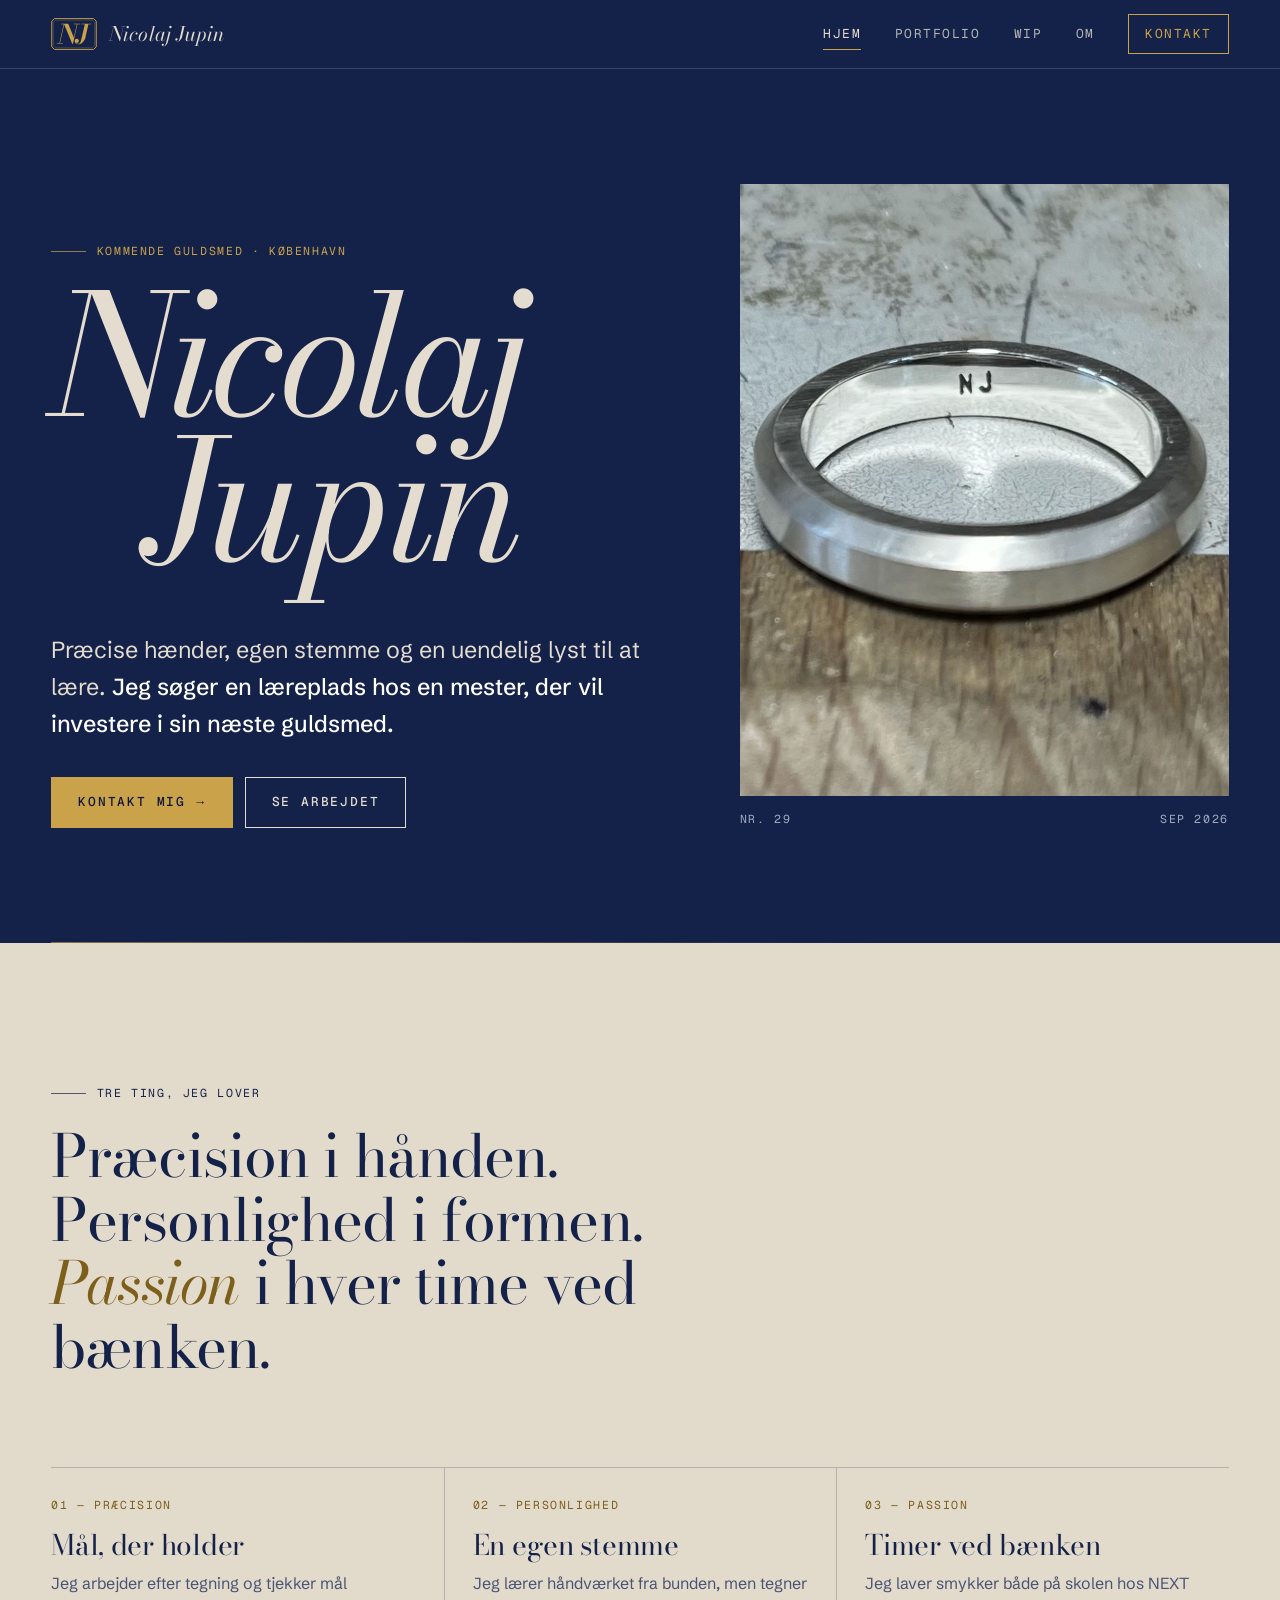
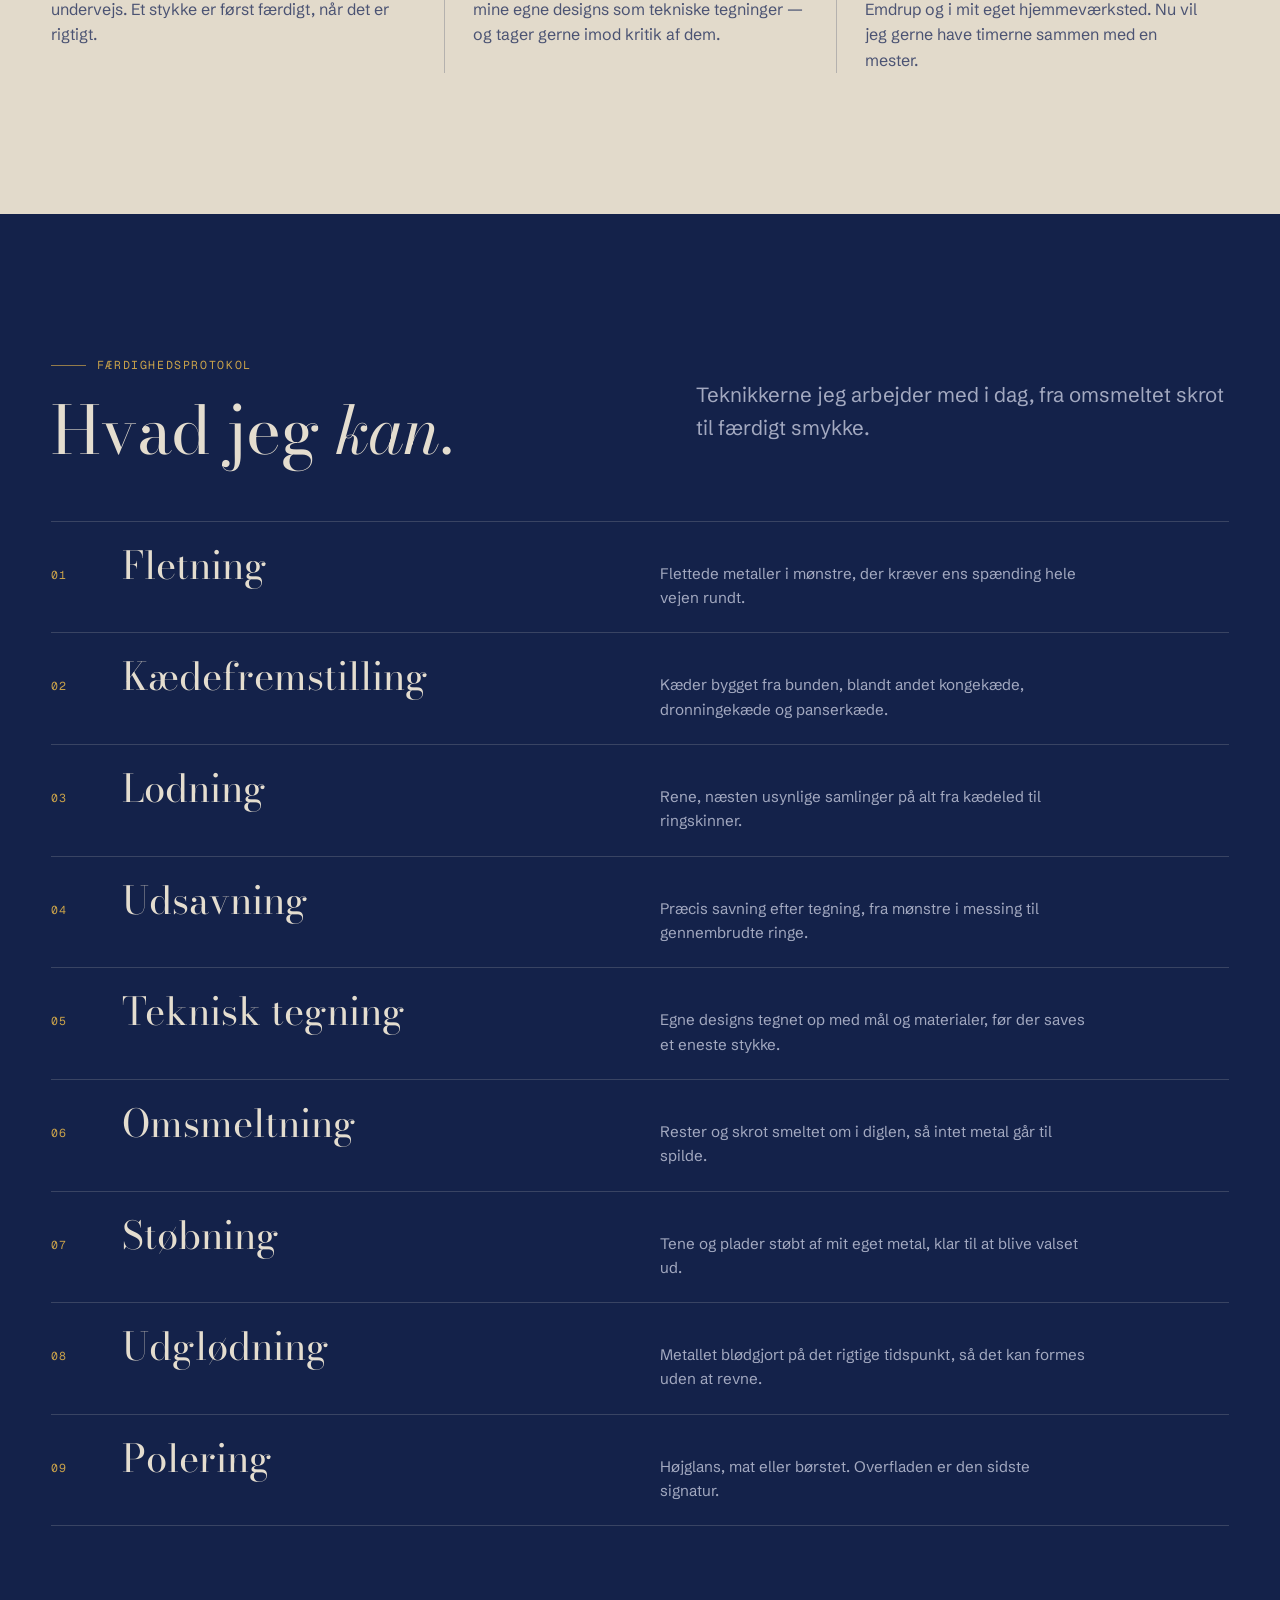
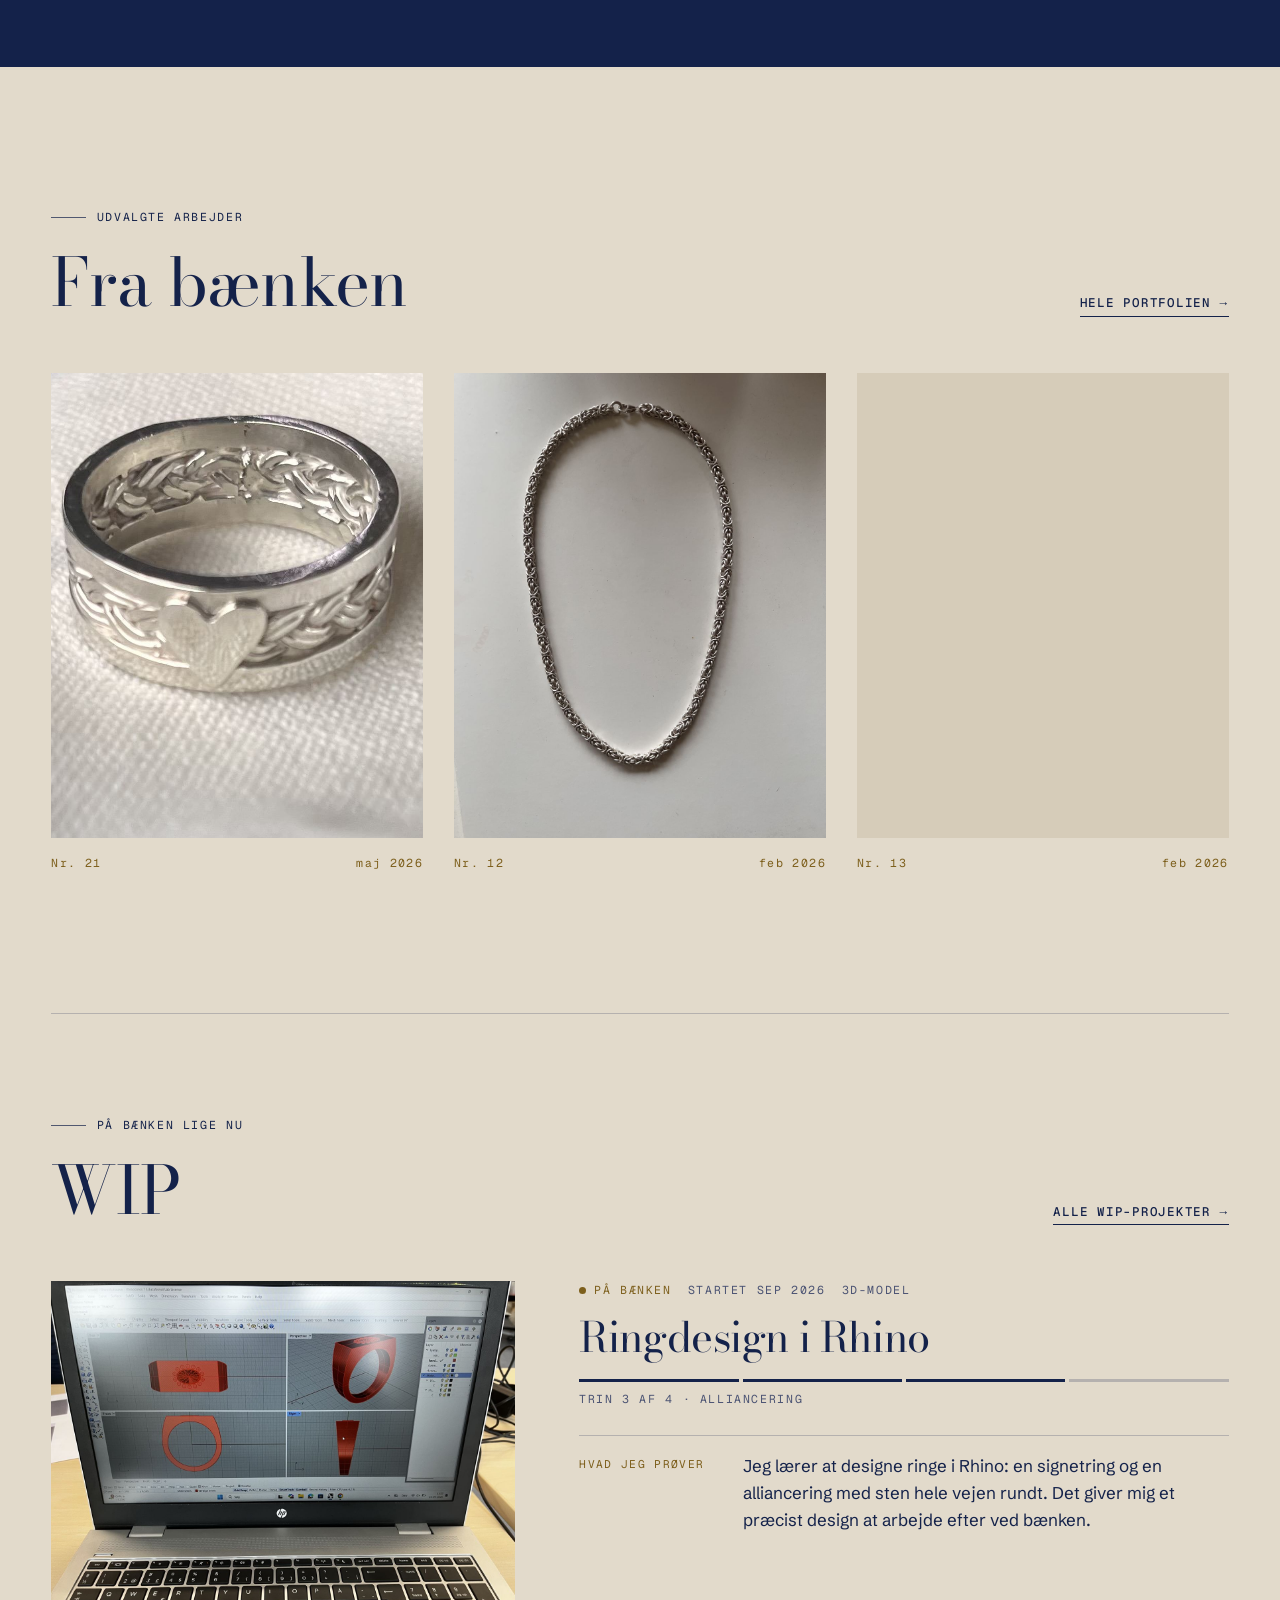
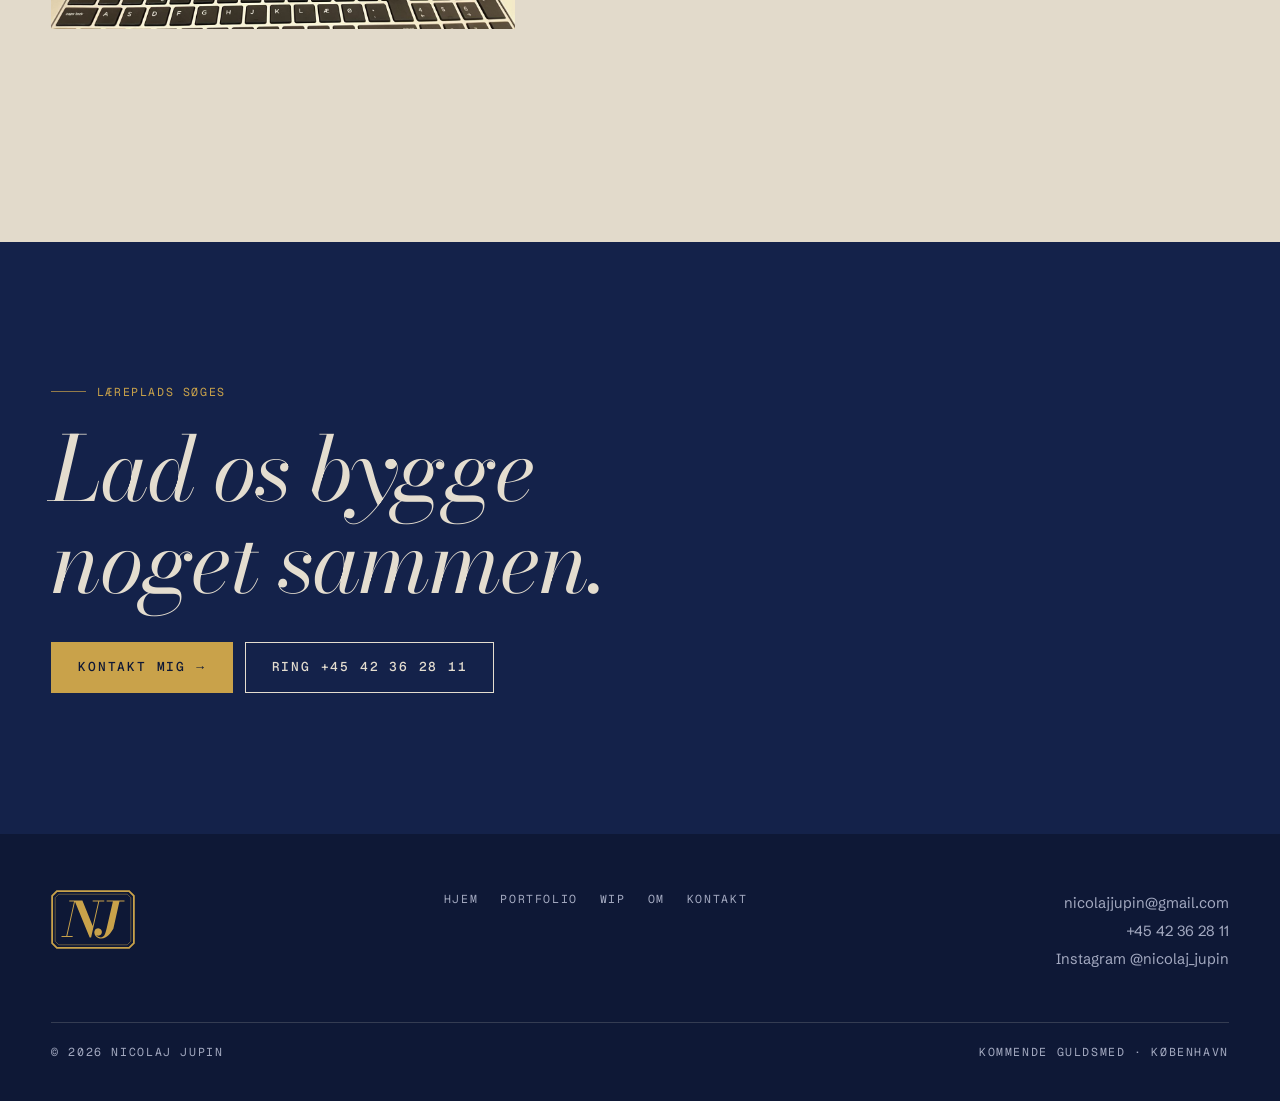
<file: index.html>
<!doctype html>
<html lang="da" data-root="./">
<head>
<meta charset="utf-8">
<meta name="viewport" content="width=device-width, initial-scale=1">
<title>Nicolaj Jupin · Kommende guldsmed i København</title>
<meta name="description" content="Nicolaj Jupin er kommende guldsmed i København og søger læreplads. Se portfolio, WIP-projekter og kontakt ham direkte.">
<meta name="theme-color" content="#14224A">
<meta property="og:type" content="website">
<meta property="og:locale" content="da_DK">
<meta property="og:site_name" content="Nicolaj Jupin — Guldsmed">
<meta property="og:title" content="Nicolaj Jupin · Kommende guldsmed i København">
<meta property="og:description" content="Nicolaj Jupin er kommende guldsmed i København og søger læreplads. Se portfolio, WIP-projekter og kontakt ham direkte.">
<meta property="og:image" content="https://nicolaj-jupin.dk/assets/img/og.png">
<meta property="og:image:width" content="1200">
<meta property="og:image:height" content="630">
<meta property="og:url" content="https://nicolaj-jupin.dk/">
<link rel="canonical" href="https://nicolaj-jupin.dk/">
<meta name="twitter:card" content="summary_large_image">
<link rel="icon" href="./assets/img/favicon.svg" type="image/svg+xml">
<link rel="apple-touch-icon" href="./assets/img/apple-touch-icon.png">
<link rel="preload" href="./assets/fonts/BodoniModa-italic.woff2" as="font" type="font/woff2" crossorigin>
<link rel="preload" href="./assets/fonts/SchibstedGrotesk-normal.woff2" as="font" type="font/woff2" crossorigin>
<link rel="stylesheet" href="./assets/css/style.css">
<script type="application/ld+json">{"@context": "https://schema.org", "@type": "Person", "name": "Nicolaj Jupin", "url": "https://nicolaj-jupin.dk/", "jobTitle": "Kommende guldsmed", "email": "mailto:nicolajjupin@gmail.com", "telephone": "+45 42 36 28 11", "address": {"@type": "PostalAddress", "addressLocality": "København", "addressCountry": "DK"}, "sameAs": ["https://www.instagram.com/nicolaj_jupin/"], "knowsAbout": ["Guldsmedearbejde", "Lodning", "Indfatning af ædelsten", "Valsning", "Trådtrækning", "Kædefremstilling", "Teknisk tegning"], "alumniOf": {"@type": "EducationalOrganization", "name": "NEXT København"}}</script>
</head>
<body>
<a class="skip" href="#main">Spring til indhold</a>
<header class="site-header">
  <div class="wrap">
    <a class="brand" href="./" aria-label="Nicolaj Jupin — forside">
      <span class="mark brand-mark" aria-hidden="true"></span>
      <span class="brand-name">Nicolaj Jupin</span>
    </a>
    <button class="nav-toggle" type="button" aria-expanded="false" aria-controls="nav" aria-label="Menu"><span></span><span></span></button>
    <nav class="nav" id="nav" aria-label="Hovedmenu">
      <a href="./" aria-current="page">Hjem</a>
      <a href="./portfolio/">Portfolio</a>
      <a href="./wip/">WIP</a>
      <a href="./om/">Om</a>
      <a class="nav-cta" href="./kontakt/">Kontakt</a>
    </nav>
  </div>
</header>
<main id="main">

<section class="hero on-ink">
  <div class="wrap hero-grid">
    <div>
      <p class="eyebrow">Kommende guldsmed · København</p>
      <h1 class="hero-name"><span>Nicolaj</span><span>Jupin</span></h1>
      <p class="hero-line">Præcise hænder, egen stemme og en uendelig lyst til at lære. <strong>Jeg søger en læreplads hos en mester, der vil investere i sin næste guldsmed.</strong></p>
      <div class="hero-actions">
        <a class="btn btn--gold" href="kontakt/">Kontakt mig <span class="arr">→</span></a>
        <a class="btn btn--ghost" href="portfolio/">Se arbejdet</a>
      </div>
    </div>
    <figure class="hero-figure">
      <a class="frame" href="portfolio/#ring-nj-stempel" data-piece="ring-nj-stempel" style="display:block"><img src="assets/pieces/ring-nj-stempel-1.jpg" alt="Sølvring med facetkant og NJ-stempel på indersiden" fetchpriority="high"></a>
      <figcaption class="spec" data-hero-caption="ring-nj-stempel"><span></span><span></span></figcaption>
    </figure>
  </div>
</section>

<section class="section">
  <div class="wrap">
    <p class="eyebrow">Tre ting, jeg lover</p>
    <p class="statement reveal">Præcision i hånden. Personlighed i formen. <em>Passion</em> i hver time ved bænken.</p>
    <div class="pillars">
      <div class="pillar reveal"><span class="spec">01 — Præcision</span><h3>Mål, der holder</h3><p>Jeg arbejder efter tegning og tjekker mål undervejs. Et stykke er først færdigt, når det er rigtigt.</p></div>
      <div class="pillar reveal"><span class="spec">02 — Personlighed</span><h3>En egen stemme</h3><p>Jeg lærer håndværket fra bunden, men tegner mine egne designs som tekniske tegninger — og tager gerne imod kritik af dem.</p></div>
      <div class="pillar reveal"><span class="spec">03 — Passion</span><h3>Timer ved bænken</h3><p>Jeg laver smykker både på skolen hos NEXT Emdrup og i mit eget hjemmeværksted. Nu vil jeg gerne have timerne sammen med en mester.</p></div>
    </div>
  </div>
</section>

<section class="section on-ink" style="padding-top:0">
  <div class="wrap">
    <hr class="rule" style="margin-bottom:clamp(72px,11vw,150px);opacity:0">
    <div class="sec-head">
      <div><p class="eyebrow">Færdighedsprotokol</p><h2>Hvad jeg <em>kan</em>.</h2></div>
      <p class="lede" style="max-width:26em">Teknikkerne jeg arbejder med i dag, fra omsmeltet skrot til færdigt smykke.</p>
    </div>
    <ol class="ledger" id="ledger"></ol>
  </div>
</section>

<section class="section">
  <div class="wrap">
    <div class="sec-head">
      <div><p class="eyebrow">Udvalgte arbejder</p><h2>Fra bænken</h2></div>
      <a class="link-arrow" href="portfolio/">Hele portfolien <span>→</span></a>
    </div>
    <div class="grid" id="featured"></div>
  </div>
</section>

<section class="section on-linen" style="padding-top:0">
  <div class="wrap">
    <hr class="rule" style="margin-bottom:clamp(56px,8vw,110px)">
    <div class="sec-head">
      <div><p class="eyebrow">På bænken lige nu</p><h2>WIP</h2></div>
      <a class="link-arrow" href="wip/">Alle WIP-projekter <span>→</span></a>
    </div>
    <div id="wip" data-limit="1"></div>
  </div>
</section>

<section class="section on-ink cta-band">
  <div class="wrap">
    <p class="eyebrow">Læreplads søges</p>
    <h2 class="reveal">Lad os bygge noget sammen.</h2>
    <div class="row reveal">
      <a class="btn btn--gold" href="./kontakt/">Kontakt mig <span class="arr">→</span></a>
      <a class="btn btn--ghost" href="tel:+4542362811">Ring +45 42 36 28 11</a>
    </div>
  </div>
</section>
</main>
<dialog class="piece" id="piece-dialog" aria-label="Stykke"></dialog>
<footer class="site-footer">
  <div class="wrap">
    <div class="foot-grid">
      <a href="./" aria-label="Forside"><span class="mark foot-mark" aria-hidden="true"></span></a>
      <nav class="foot-nav spec" aria-label="Sidefod">
        <a href="./">Hjem</a><a href="./portfolio/">Portfolio</a><a href="./wip/">WIP</a><a href="./om/">Om</a><a href="./kontakt/">Kontakt</a>
      </nav>
      <div class="foot-contact">
        <a href="mailto:nicolajjupin@gmail.com">nicolajjupin@gmail.com</a><br>
        <a href="tel:+4542362811">+45 42 36 28 11</a><br>
        <a href="https://www.instagram.com/nicolaj_jupin/" rel="me noopener" target="_blank">Instagram @nicolaj_jupin</a>
      </div>
    </div>
    <div class="foot-base spec">
      <span>© <span id="year">2026</span> Nicolaj Jupin</span>
      <span>Kommende guldsmed · København</span>
    </div>
  </div>
</footer>
<script src="./assets/js/data.js"></script>
<script src="./assets/js/main.js"></script>
</body>
</html>
</file>
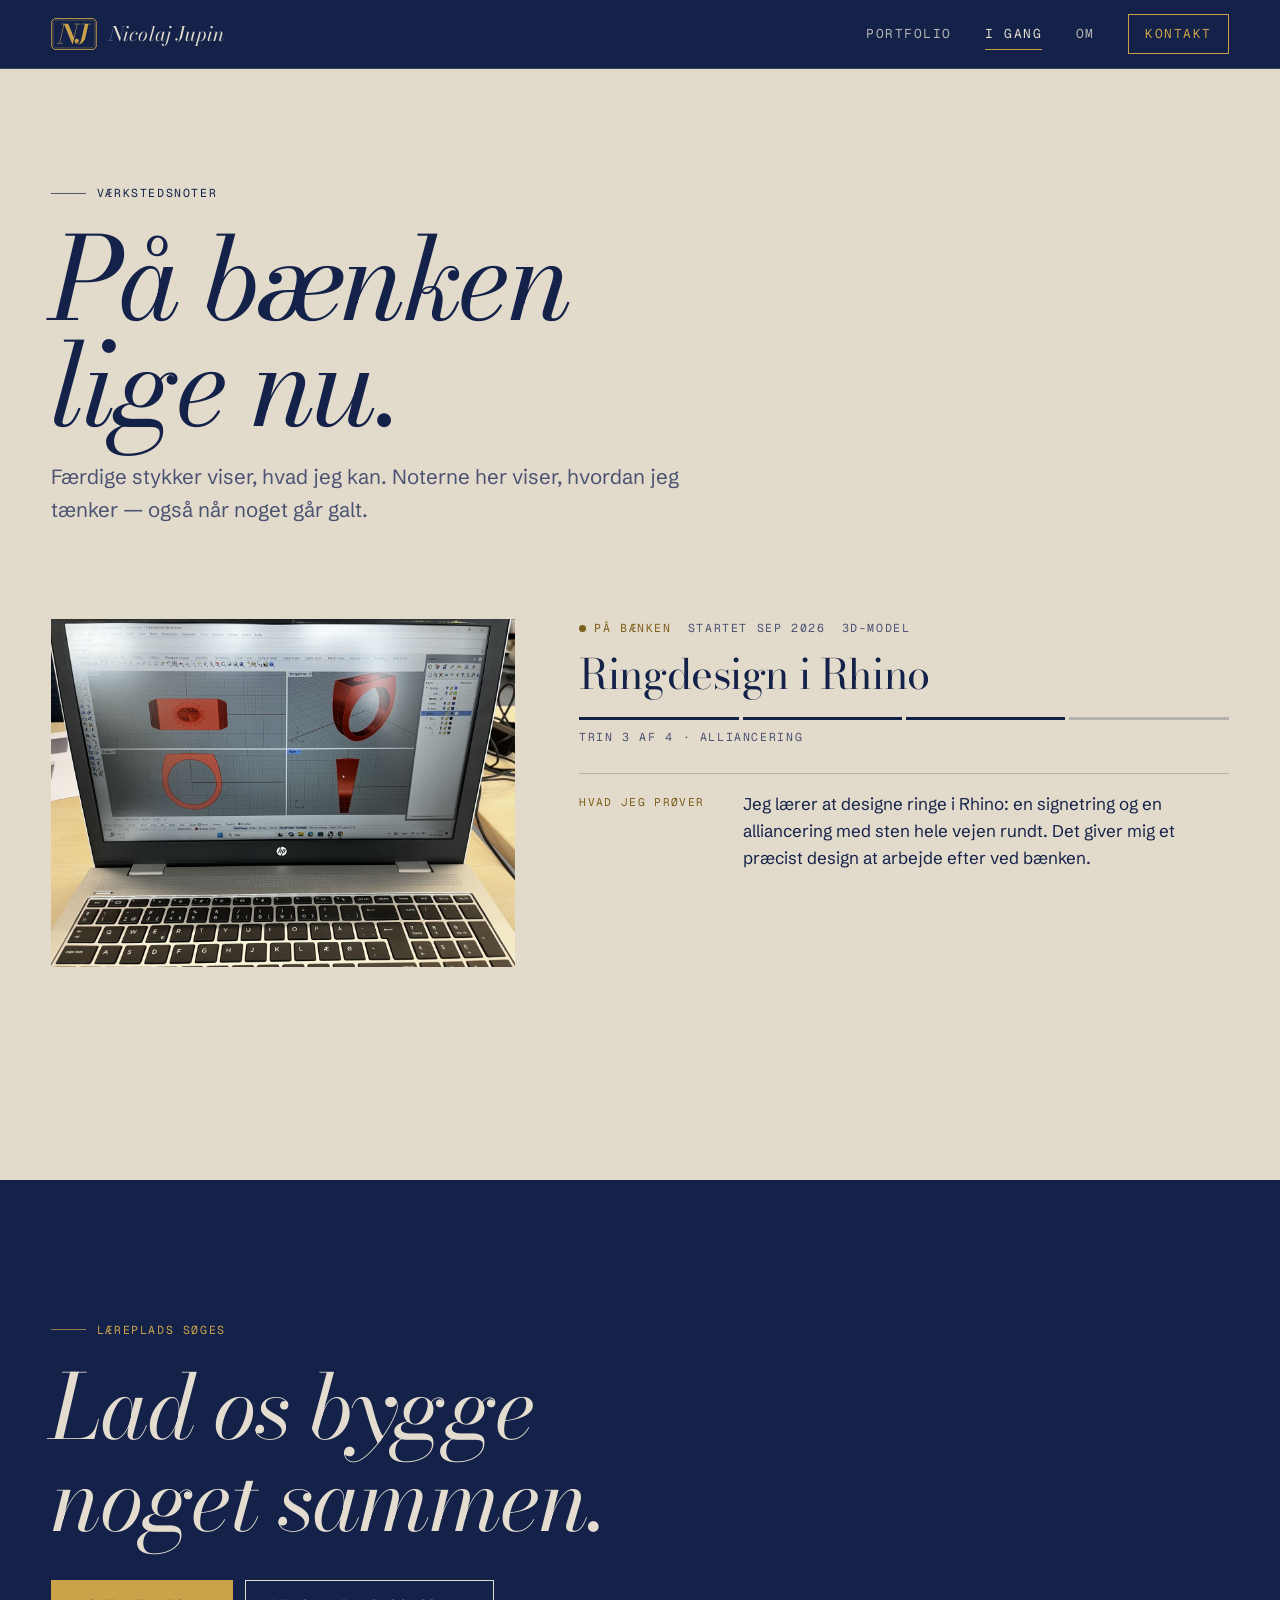
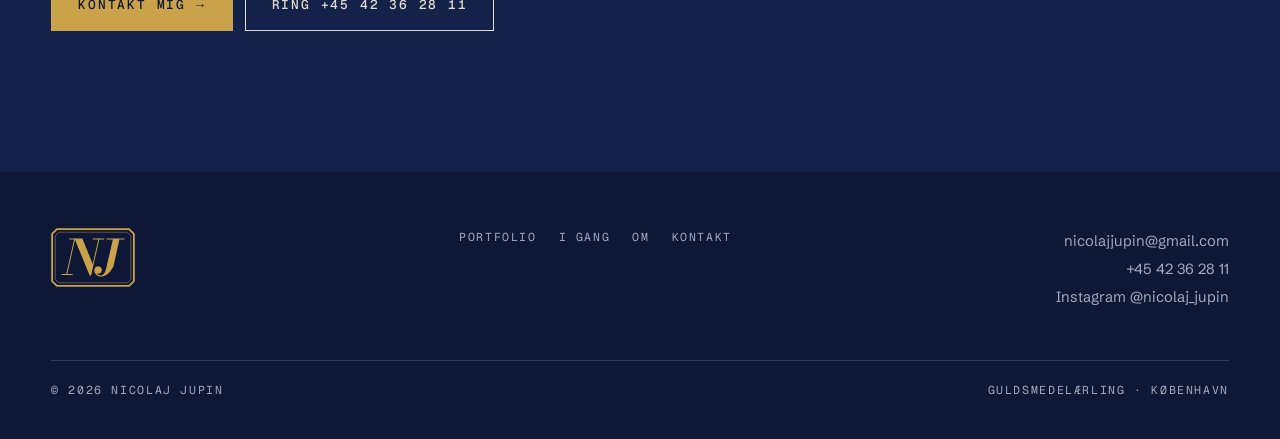
<file: i-gang/index.html>
<!doctype html>
<html lang="da" data-root="../">
<head>
<meta charset="utf-8">
<meta name="viewport" content="width=device-width, initial-scale=1">
<title>I gang — Nicolaj Jupin, guldsmedelærling</title>
<meta name="description" content="Igangværende projekter fra Nicolaj Jupins værksted: hvad han prøver, hvad der gik galt, og hvad der er næste skridt.">
<meta name="theme-color" content="#14224A">
<meta property="og:type" content="website">
<meta property="og:locale" content="da_DK">
<meta property="og:site_name" content="Nicolaj Jupin — Guldsmed">
<meta property="og:title" content="I gang — Nicolaj Jupin, guldsmedelærling">
<meta property="og:description" content="Igangværende projekter fra Nicolaj Jupins værksted: hvad han prøver, hvad der gik galt, og hvad der er næste skridt.">
<meta property="og:image" content="../assets/img/og.png">
<meta name="twitter:card" content="summary_large_image">
<link rel="icon" href="../assets/img/favicon.svg" type="image/svg+xml">
<link rel="apple-touch-icon" href="../assets/img/apple-touch-icon.png">
<link rel="preload" href="../assets/fonts/BodoniModa-italic.woff2" as="font" type="font/woff2" crossorigin>
<link rel="preload" href="../assets/fonts/SchibstedGrotesk-normal.woff2" as="font" type="font/woff2" crossorigin>
<link rel="stylesheet" href="../assets/css/style.css">
</head>
<body>
<a class="skip" href="#main">Spring til indhold</a>
<header class="site-header">
  <div class="wrap">
    <a class="brand" href="../" aria-label="Nicolaj Jupin — forside">
      <span class="mark brand-mark" aria-hidden="true"></span>
      <span class="brand-name">Nicolaj Jupin</span>
    </a>
    <button class="nav-toggle" type="button" aria-expanded="false" aria-controls="nav" aria-label="Menu"><span></span><span></span></button>
    <nav class="nav" id="nav" aria-label="Hovedmenu">
      <a href="../portfolio/">Portfolio</a>
      <a href="../i-gang/" aria-current="page">I gang</a>
      <a href="../om/">Om</a>
      <a class="nav-cta" href="../kontakt/">Kontakt</a>
    </nav>
  </div>
</header>
<main id="main">

<section class="page-head">
  <div class="wrap">
    <p class="eyebrow">Værkstedsnoter</p>
    <h1>På bænken <br>lige nu.</h1>
    <p class="lede">Færdige stykker viser, hvad jeg kan. Noterne her viser, hvordan jeg tænker — også når noget går galt.</p>
  </div>
</section>
<section style="padding-bottom:clamp(72px,11vw,150px)">
  <div class="wrap"><div id="wip"></div></div>
</section>

<section class="section on-ink cta-band">
  <div class="wrap">
    <p class="eyebrow">Læreplads søges</p>
    <h2 class="reveal">Lad os bygge noget sammen.</h2>
    <div class="row reveal">
      <a class="btn btn--gold" href="../kontakt/">Kontakt mig <span class="arr">→</span></a>
      <a class="btn btn--ghost" href="tel:+4542362811">Ring +45 42 36 28 11</a>
    </div>
  </div>
</section>
</main>
<footer class="site-footer">
  <div class="wrap">
    <div class="foot-grid">
      <a href="../" aria-label="Forside"><span class="mark foot-mark" aria-hidden="true"></span></a>
      <nav class="foot-nav spec" aria-label="Sidefod">
        <a href="../portfolio/">Portfolio</a><a href="../i-gang/">I gang</a><a href="../om/">Om</a><a href="../kontakt/">Kontakt</a>
      </nav>
      <div class="foot-contact">
        <a href="mailto:nicolajjupin@gmail.com">nicolajjupin@gmail.com</a><br>
        <a href="tel:+4542362811">+45 42 36 28 11</a><br>
        <a href="https://www.instagram.com/nicolaj_jupin/" rel="me noopener" target="_blank">Instagram @nicolaj_jupin</a>
      </div>
    </div>
    <div class="foot-base spec">
      <span>© <span id="year">2026</span> Nicolaj Jupin</span>
      <span>Guldsmedelærling · København</span>
    </div>
  </div>
</footer>
<script src="../assets/js/data.js"></script>
<script src="../assets/js/main.js"></script>
</body>
</html>
</file>
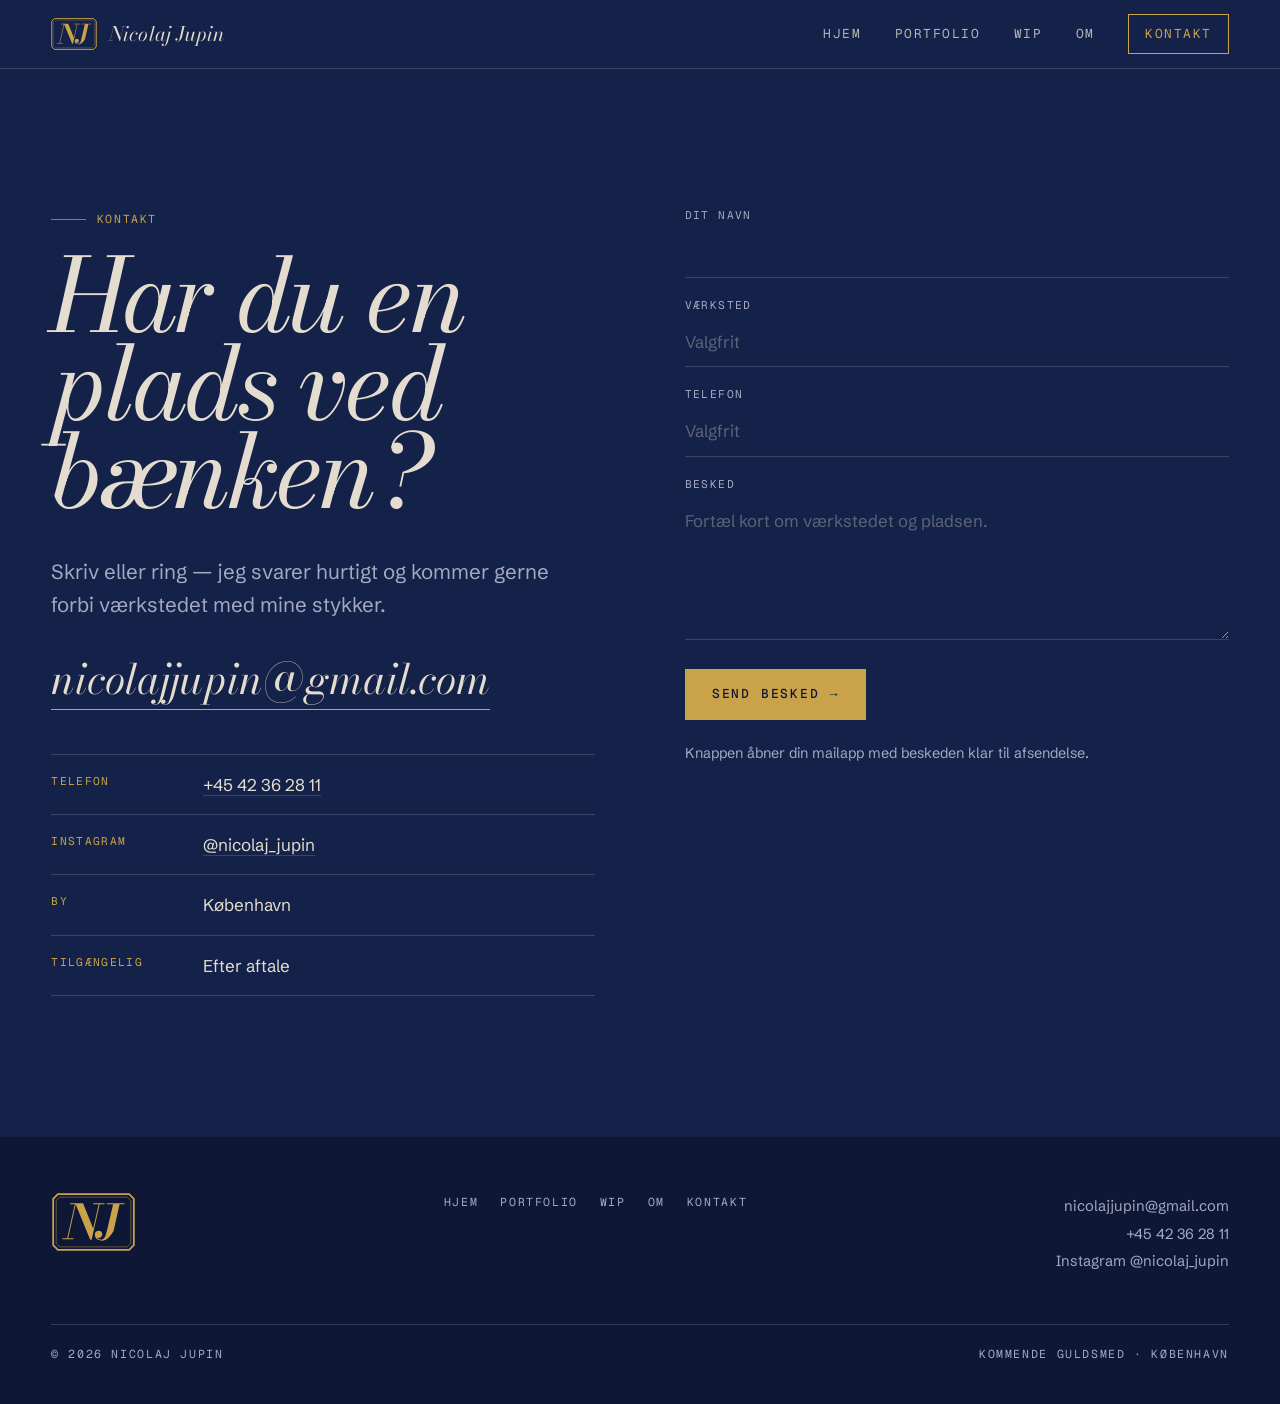
<file: kontakt/index.html>
<!doctype html>
<html lang="da" data-root="../">
<head>
<meta charset="utf-8">
<meta name="viewport" content="width=device-width, initial-scale=1">
<title>Kontakt · Nicolaj Jupin, kommende guldsmed</title>
<meta name="description" content="Kontakt Nicolaj Jupin om en læreplads som guldsmed. E-mail, telefon og Instagram.">
<meta name="theme-color" content="#14224A">
<meta property="og:type" content="website">
<meta property="og:locale" content="da_DK">
<meta property="og:site_name" content="Nicolaj Jupin — Guldsmed">
<meta property="og:title" content="Kontakt · Nicolaj Jupin, kommende guldsmed">
<meta property="og:description" content="Kontakt Nicolaj Jupin om en læreplads som guldsmed. E-mail, telefon og Instagram.">
<meta property="og:image" content="https://nicolaj-jupin.dk/assets/img/og.png">
<meta property="og:image:width" content="1200">
<meta property="og:image:height" content="630">
<meta property="og:url" content="https://nicolaj-jupin.dk/kontakt/">
<link rel="canonical" href="https://nicolaj-jupin.dk/kontakt/">
<meta name="twitter:card" content="summary_large_image">
<link rel="icon" href="../assets/img/favicon.svg" type="image/svg+xml">
<link rel="apple-touch-icon" href="../assets/img/apple-touch-icon.png">
<link rel="preload" href="../assets/fonts/BodoniModa-italic.woff2" as="font" type="font/woff2" crossorigin>
<link rel="preload" href="../assets/fonts/SchibstedGrotesk-normal.woff2" as="font" type="font/woff2" crossorigin>
<link rel="stylesheet" href="../assets/css/style.css">
</head>
<body>
<a class="skip" href="#main">Spring til indhold</a>
<header class="site-header">
  <div class="wrap">
    <a class="brand" href="../" aria-label="Nicolaj Jupin — forside">
      <span class="mark brand-mark" aria-hidden="true"></span>
      <span class="brand-name">Nicolaj Jupin</span>
    </a>
    <button class="nav-toggle" type="button" aria-expanded="false" aria-controls="nav" aria-label="Menu"><span></span><span></span></button>
    <nav class="nav" id="nav" aria-label="Hovedmenu">
      <a href="../">Hjem</a>
      <a href="../portfolio/">Portfolio</a>
      <a href="../wip/">WIP</a>
      <a href="../om/">Om</a>
      <a class="nav-cta" href="../kontakt/" aria-current="page">Kontakt</a>
    </nav>
  </div>
</header>
<main id="main">

<section class="section on-ink" style="min-height:calc(100vh - 68px)">
  <div class="wrap contact-grid">
    <div>
      <p class="eyebrow">Kontakt</p>
      <h1 class="hero-name" style="font-size:clamp(3rem,8vw,6.5rem);margin-bottom:.4em">Har du en <br>plads ved bænken?</h1>
      <p class="lede">Skriv eller ring — jeg svarer hurtigt og kommer gerne forbi værkstedet med mine stykker.</p>
      <p style="margin-top:36px"><a class="big-link" href="mailto:nicolajjupin@gmail.com">nicolajjupin@gmail.com</a></p>
      <dl class="channels">
        <div><dt>Telefon</dt><dd><a href="tel:+4542362811">+45 42 36 28 11</a></dd></div>
        <div><dt>Instagram</dt><dd><a href="https://www.instagram.com/nicolaj_jupin/" rel="me noopener" target="_blank">@nicolaj_jupin</a></dd></div>
        <div><dt>By</dt><dd>København</dd></div>
        <div><dt>Tilgængelig</dt><dd>Efter aftale</dd></div>
      </dl>
    </div>
    <form class="form" id="contact-form" data-to="nicolajjupin@gmail.com">
      <div class="field"><label for="name">Dit navn</label><input id="name" name="name" autocomplete="name" required></div>
      <div class="field"><label for="workshop">Værksted</label><input id="workshop" name="workshop" autocomplete="organization" placeholder="Valgfrit"></div>
      <div class="field"><label for="phone">Telefon</label><input id="phone" name="phone" type="tel" autocomplete="tel" placeholder="Valgfrit"></div>
      <div class="field"><label for="message">Besked</label><textarea id="message" name="message" required placeholder="Fortæl kort om værkstedet og pladsen."></textarea></div>
      <div><button class="btn btn--gold" type="submit">Send besked <span class="arr">→</span></button></div>
      <p class="form-note">Knappen åbner din mailapp med beskeden klar til afsendelse.</p>
    </form>
  </div>
</section>
</main>
<footer class="site-footer">
  <div class="wrap">
    <div class="foot-grid">
      <a href="../" aria-label="Forside"><span class="mark foot-mark" aria-hidden="true"></span></a>
      <nav class="foot-nav spec" aria-label="Sidefod">
        <a href="../">Hjem</a><a href="../portfolio/">Portfolio</a><a href="../wip/">WIP</a><a href="../om/">Om</a><a href="../kontakt/">Kontakt</a>
      </nav>
      <div class="foot-contact">
        <a href="mailto:nicolajjupin@gmail.com">nicolajjupin@gmail.com</a><br>
        <a href="tel:+4542362811">+45 42 36 28 11</a><br>
        <a href="https://www.instagram.com/nicolaj_jupin/" rel="me noopener" target="_blank">Instagram @nicolaj_jupin</a>
      </div>
    </div>
    <div class="foot-base spec">
      <span>© <span id="year">2026</span> Nicolaj Jupin</span>
      <span>Kommende guldsmed · København</span>
    </div>
  </div>
</footer>
<script src="../assets/js/data.js"></script>
<script src="../assets/js/main.js"></script>
</body>
</html>
</file>
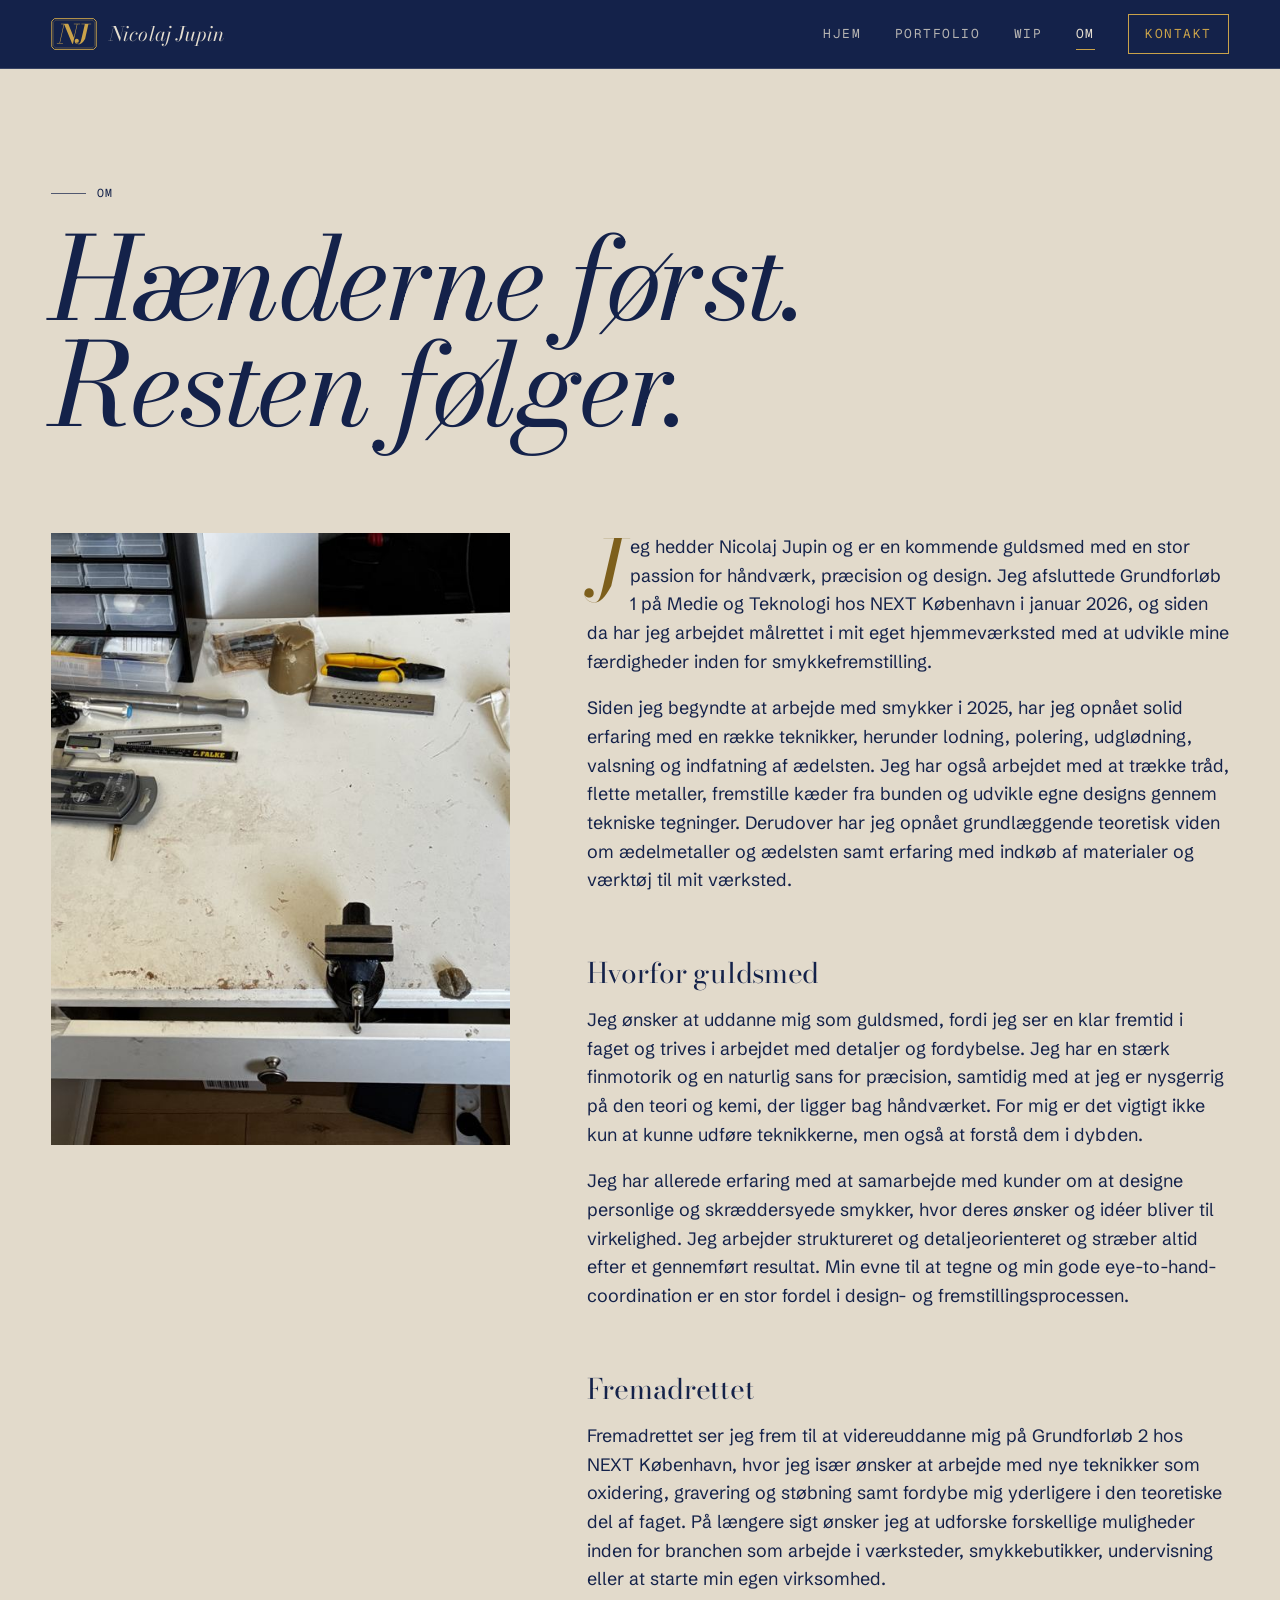
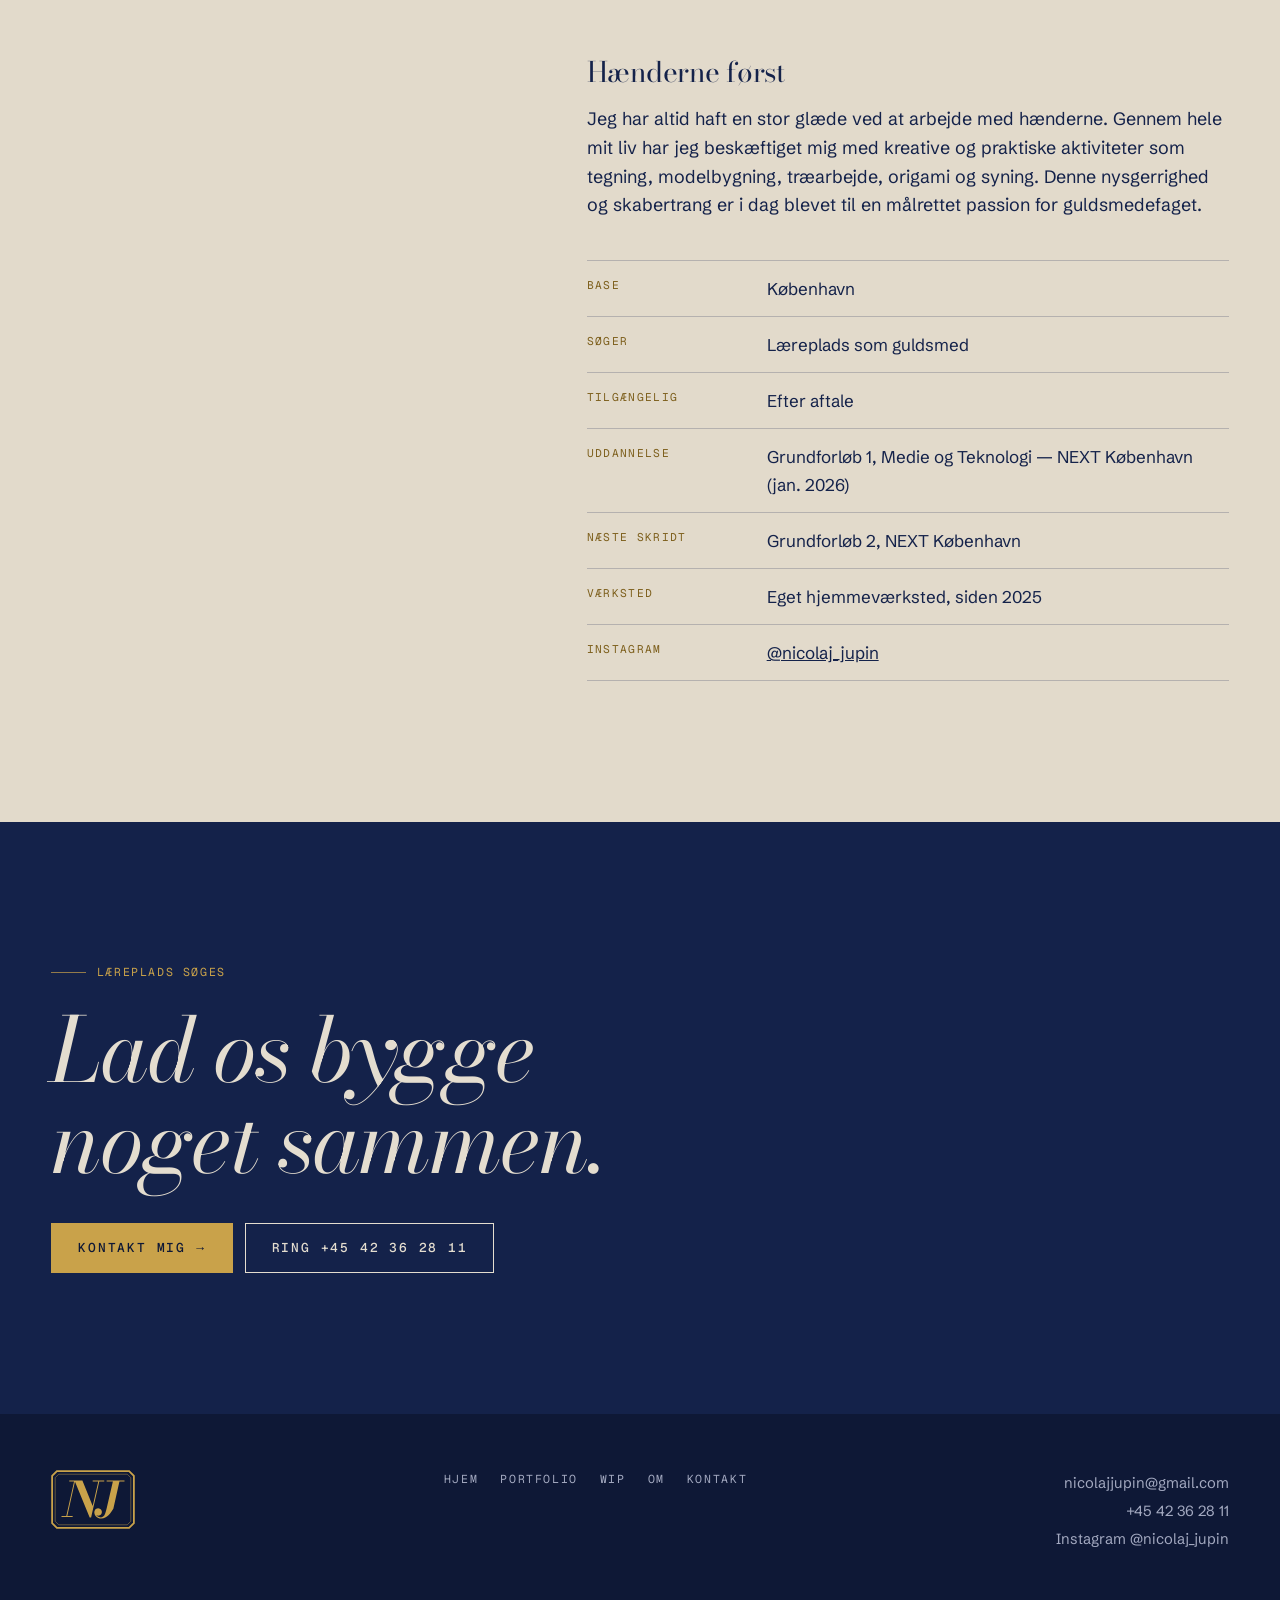
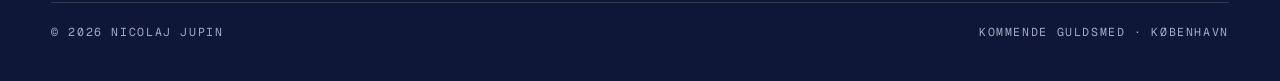
<file: om/index.html>
<!doctype html>
<html lang="da" data-root="../">
<head>
<meta charset="utf-8">
<meta name="viewport" content="width=device-width, initial-scale=1">
<title>Om Nicolaj Jupin · kommende guldsmed i København</title>
<meta name="description" content="Mød Nicolaj Jupin: kommende guldsmed i København, der søger læreplads hos en mester.">
<meta name="theme-color" content="#14224A">
<meta property="og:type" content="website">
<meta property="og:locale" content="da_DK">
<meta property="og:site_name" content="Nicolaj Jupin — Guldsmed">
<meta property="og:title" content="Om Nicolaj Jupin · kommende guldsmed i København">
<meta property="og:description" content="Mød Nicolaj Jupin: kommende guldsmed i København, der søger læreplads hos en mester.">
<meta property="og:image" content="https://nicolaj-jupin.dk/assets/img/og.png">
<meta property="og:image:width" content="1200">
<meta property="og:image:height" content="630">
<meta property="og:url" content="https://nicolaj-jupin.dk/om/">
<link rel="canonical" href="https://nicolaj-jupin.dk/om/">
<meta name="twitter:card" content="summary_large_image">
<link rel="icon" href="../assets/img/favicon.svg" type="image/svg+xml">
<link rel="apple-touch-icon" href="../assets/img/apple-touch-icon.png">
<link rel="preload" href="../assets/fonts/BodoniModa-italic.woff2" as="font" type="font/woff2" crossorigin>
<link rel="preload" href="../assets/fonts/SchibstedGrotesk-normal.woff2" as="font" type="font/woff2" crossorigin>
<link rel="stylesheet" href="../assets/css/style.css">
</head>
<body>
<a class="skip" href="#main">Spring til indhold</a>
<header class="site-header">
  <div class="wrap">
    <a class="brand" href="../" aria-label="Nicolaj Jupin — forside">
      <span class="mark brand-mark" aria-hidden="true"></span>
      <span class="brand-name">Nicolaj Jupin</span>
    </a>
    <button class="nav-toggle" type="button" aria-expanded="false" aria-controls="nav" aria-label="Menu"><span></span><span></span></button>
    <nav class="nav" id="nav" aria-label="Hovedmenu">
      <a href="../">Hjem</a>
      <a href="../portfolio/">Portfolio</a>
      <a href="../wip/">WIP</a>
      <a href="../om/" aria-current="page">Om</a>
      <a class="nav-cta" href="../kontakt/">Kontakt</a>
    </nav>
  </div>
</header>
<main id="main">

<section class="page-head">
  <div class="wrap">
    <p class="eyebrow">Om</p>
    <h1>Hænderne først. <br>Resten følger.</h1>
  </div>
</section>
<section style="padding-bottom:clamp(72px,11vw,150px)">
  <div class="wrap about-grid">
    <figure class="frame" style="margin:0"><img src="../assets/pieces/om-vaerksted.jpg" alt="Arbejdsbord med værktøj i hjemmeværkstedet"></figure>
    <div>
      <div class="prose">
        <p>Jeg hedder Nicolaj Jupin og er en kommende guldsmed med en stor passion for håndværk, præcision og design. Jeg afsluttede Grundforløb 1 på Medie og Teknologi hos NEXT København i januar 2026, og siden da har jeg arbejdet målrettet i mit eget hjemmeværksted med at udvikle mine færdigheder inden for smykkefremstilling.</p>
        <p>Siden jeg begyndte at arbejde med smykker i 2025, har jeg opnået solid erfaring med en række teknikker, herunder lodning, polering, udglødning, valsning og indfatning af ædelsten. Jeg har også arbejdet med at trække tråd, flette metaller, fremstille kæder fra bunden og udvikle egne designs gennem tekniske tegninger. Derudover har jeg opnået grundlæggende teoretisk viden om ædelmetaller og ædelsten samt erfaring med indkøb af materialer og værktøj til mit værksted.</p>
        <h3>Hvorfor guldsmed</h3>
        <p>Jeg ønsker at uddanne mig som guldsmed, fordi jeg ser en klar fremtid i faget og trives i arbejdet med detaljer og fordybelse. Jeg har en stærk finmotorik og en naturlig sans for præcision, samtidig med at jeg er nysgerrig på den teori og kemi, der ligger bag håndværket. For mig er det vigtigt ikke kun at kunne udføre teknikkerne, men også at forstå dem i dybden.</p>
        <p>Jeg har allerede erfaring med at samarbejde med kunder om at designe personlige og skræddersyede smykker, hvor deres ønsker og idéer bliver til virkelighed. Jeg arbejder struktureret og detaljeorienteret og stræber altid efter et gennemført resultat. Min evne til at tegne og min gode eye-to-hand-coordination er en stor fordel i design- og fremstillingsprocessen.</p>
        <h3>Fremadrettet</h3>
        <p>Fremadrettet ser jeg frem til at videreuddanne mig på Grundforløb 2 hos NEXT København, hvor jeg især ønsker at arbejde med nye teknikker som oxidering, gravering og støbning samt fordybe mig yderligere i den teoretiske del af faget. På længere sigt ønsker jeg at udforske forskellige muligheder inden for branchen som arbejde i værksteder, smykkebutikker, undervisning eller at starte min egen virksomhed.</p>
        <h3>Hænderne først</h3>
        <p>Jeg har altid haft en stor glæde ved at arbejde med hænderne. Gennem hele mit liv har jeg beskæftiget mig med kreative og praktiske aktiviteter som tegning, modelbygning, træarbejde, origami og syning. Denne nysgerrighed og skabertrang er i dag blevet til en målrettet passion for guldsmedefaget.</p>
      </div>
      <dl class="facts">
        <div><dt>Base</dt><dd>København</dd></div>
        <div><dt>Søger</dt><dd>Læreplads som guldsmed</dd></div>
        <div><dt>Tilgængelig</dt><dd>Efter aftale</dd></div>
        <div><dt>Uddannelse</dt><dd>Grundforløb 1, Medie og Teknologi — NEXT København (jan. 2026)</dd></div>
        <div><dt>Næste skridt</dt><dd>Grundforløb 2, NEXT København</dd></div>
        <div><dt>Værksted</dt><dd>Eget hjemmeværksted, siden 2025</dd></div>
        <div><dt>Instagram</dt><dd><a href="https://www.instagram.com/nicolaj_jupin/" rel="me noopener" target="_blank">@nicolaj_jupin</a></dd></div>
      </dl>
    </div>
  </div>
</section>

<section class="section on-ink cta-band">
  <div class="wrap">
    <p class="eyebrow">Læreplads søges</p>
    <h2 class="reveal">Lad os bygge noget sammen.</h2>
    <div class="row reveal">
      <a class="btn btn--gold" href="../kontakt/">Kontakt mig <span class="arr">→</span></a>
      <a class="btn btn--ghost" href="tel:+4542362811">Ring +45 42 36 28 11</a>
    </div>
  </div>
</section>
</main>
<footer class="site-footer">
  <div class="wrap">
    <div class="foot-grid">
      <a href="../" aria-label="Forside"><span class="mark foot-mark" aria-hidden="true"></span></a>
      <nav class="foot-nav spec" aria-label="Sidefod">
        <a href="../">Hjem</a><a href="../portfolio/">Portfolio</a><a href="../wip/">WIP</a><a href="../om/">Om</a><a href="../kontakt/">Kontakt</a>
      </nav>
      <div class="foot-contact">
        <a href="mailto:nicolajjupin@gmail.com">nicolajjupin@gmail.com</a><br>
        <a href="tel:+4542362811">+45 42 36 28 11</a><br>
        <a href="https://www.instagram.com/nicolaj_jupin/" rel="me noopener" target="_blank">Instagram @nicolaj_jupin</a>
      </div>
    </div>
    <div class="foot-base spec">
      <span>© <span id="year">2026</span> Nicolaj Jupin</span>
      <span>Kommende guldsmed · København</span>
    </div>
  </div>
</footer>
<script src="../assets/js/data.js"></script>
<script src="../assets/js/main.js"></script>
</body>
</html>
</file>
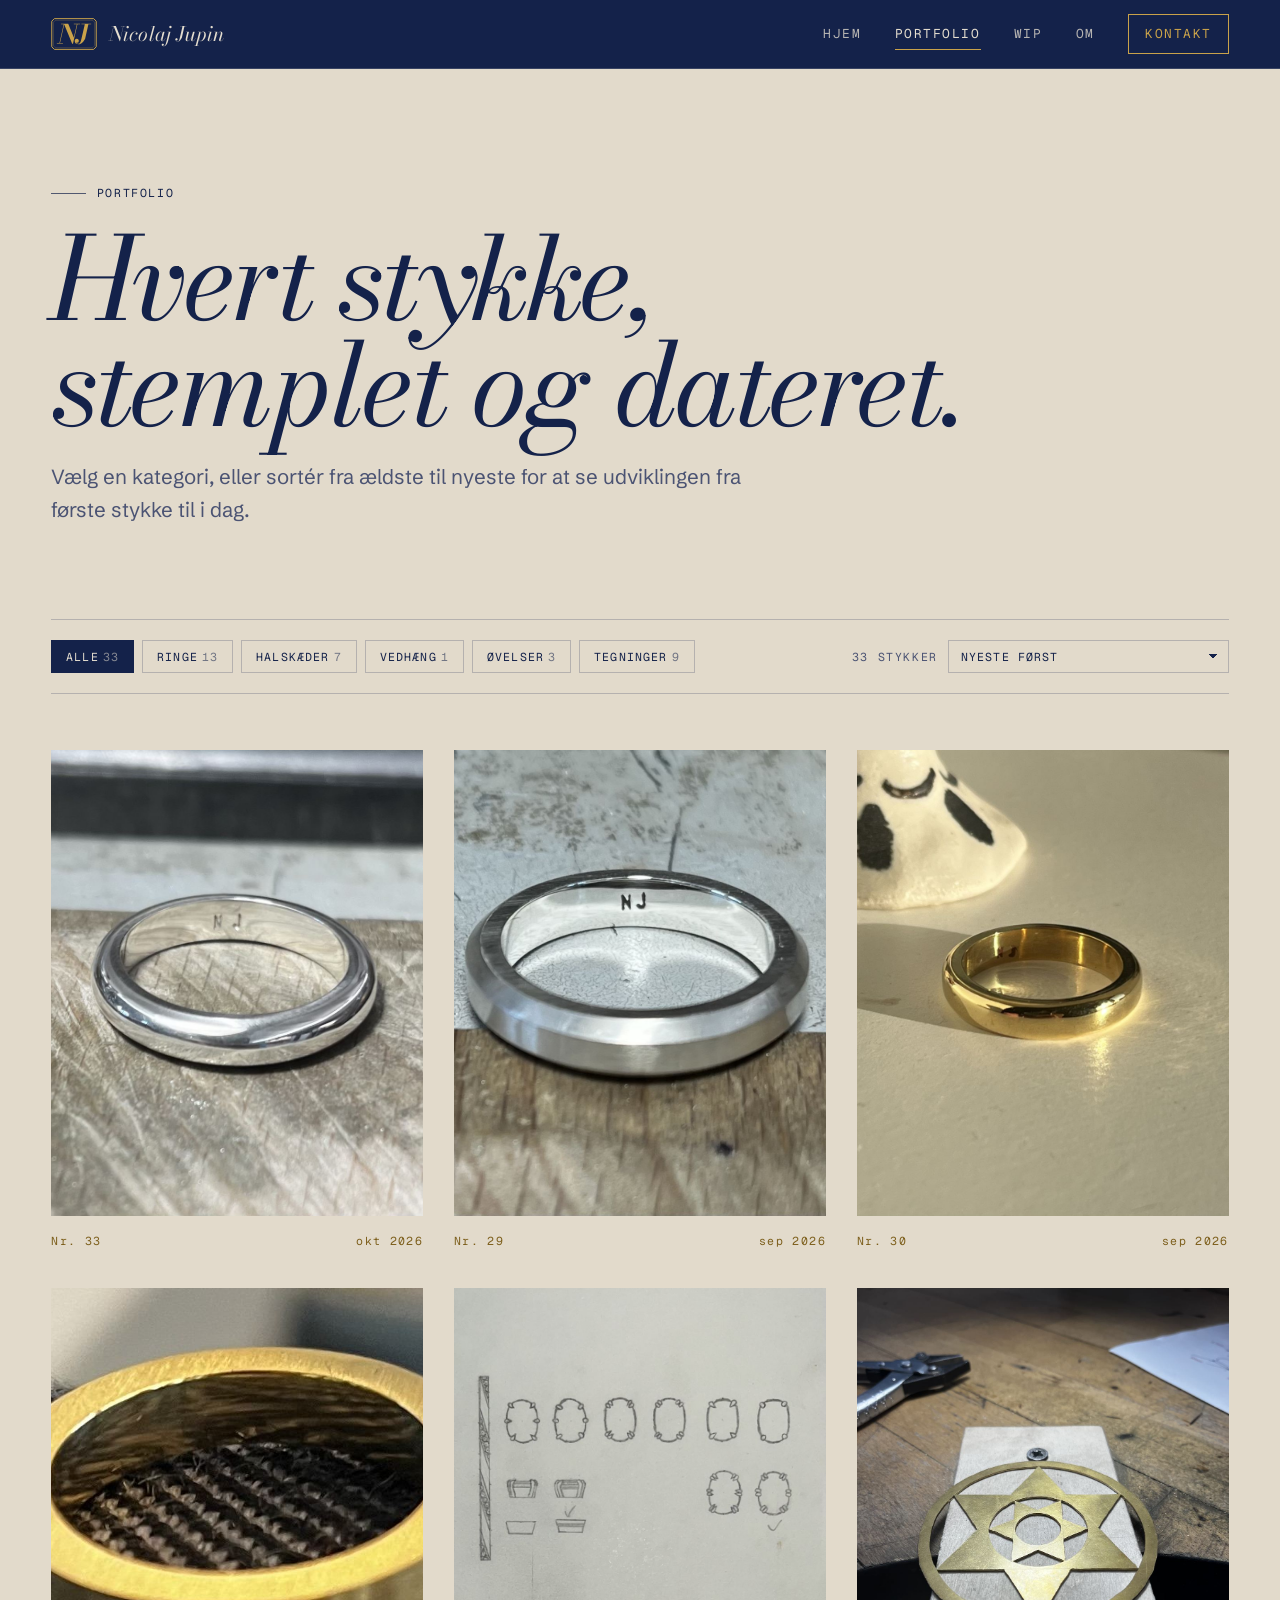
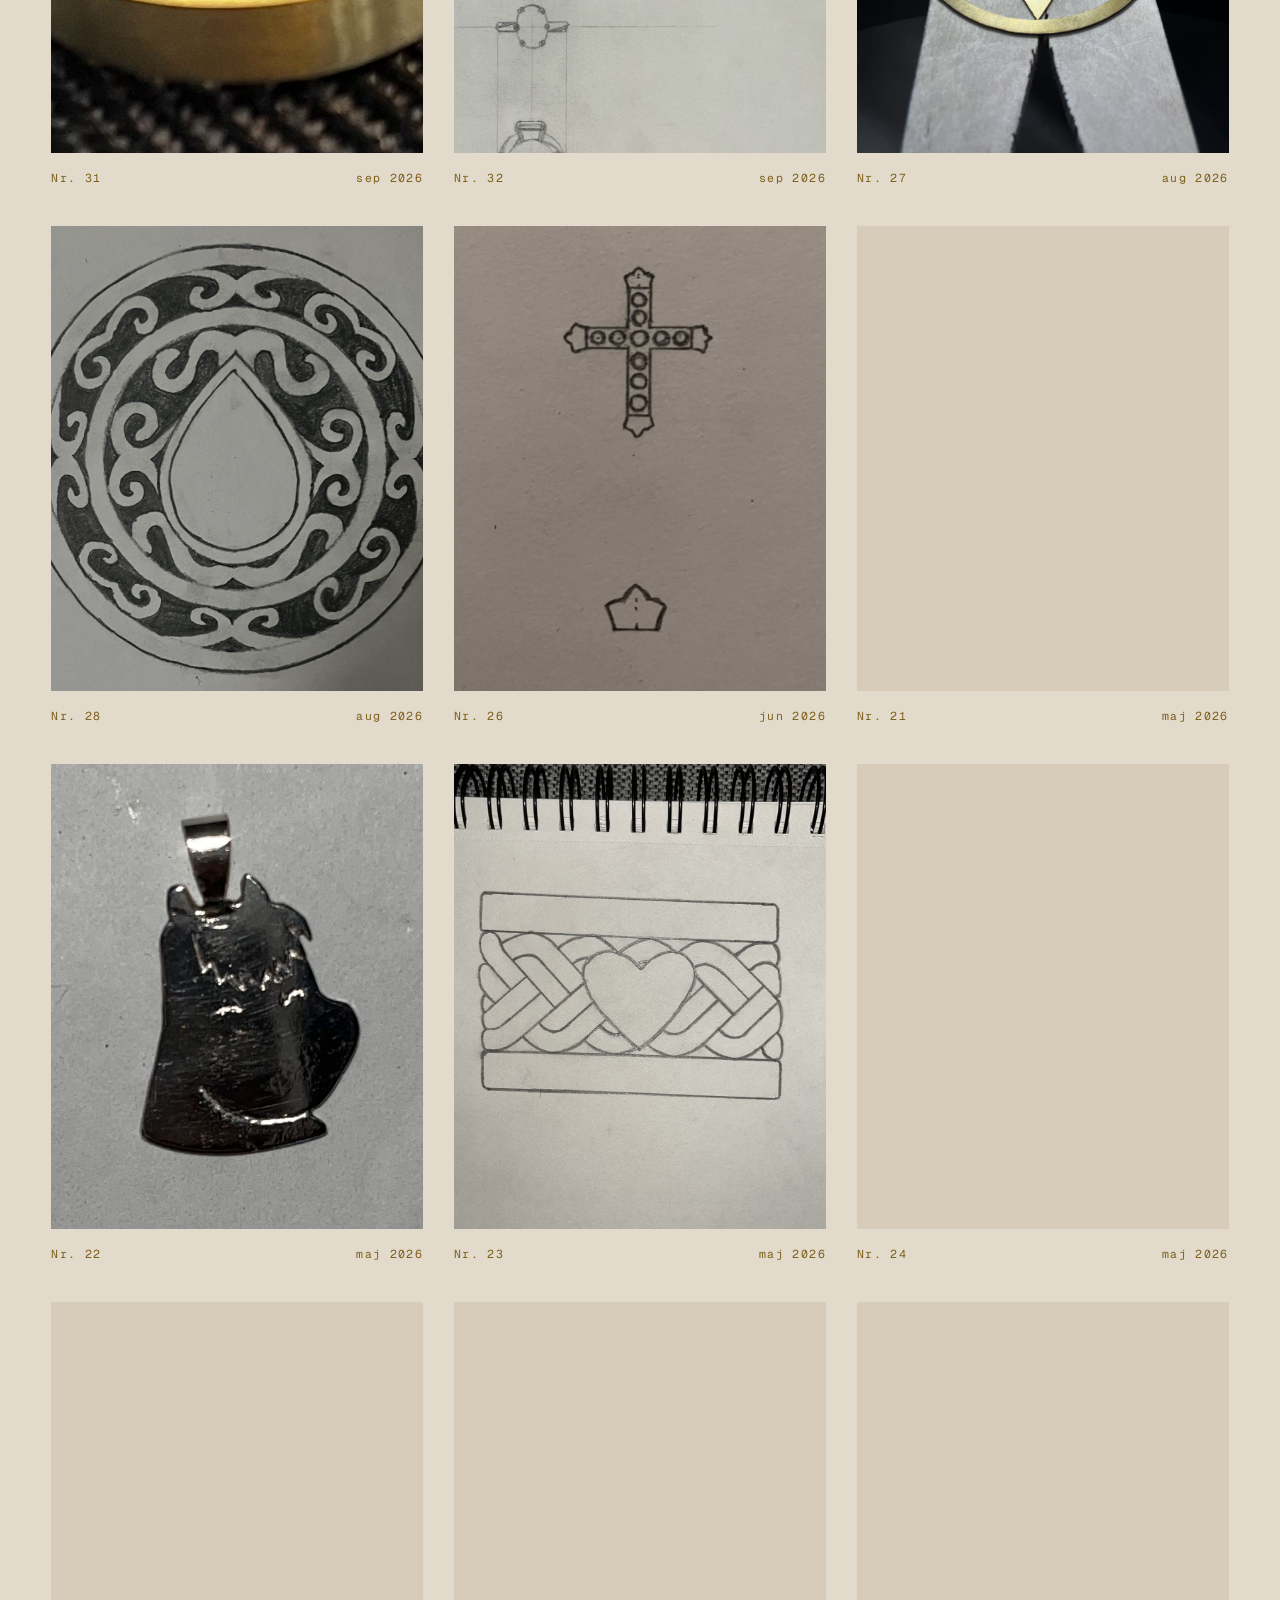
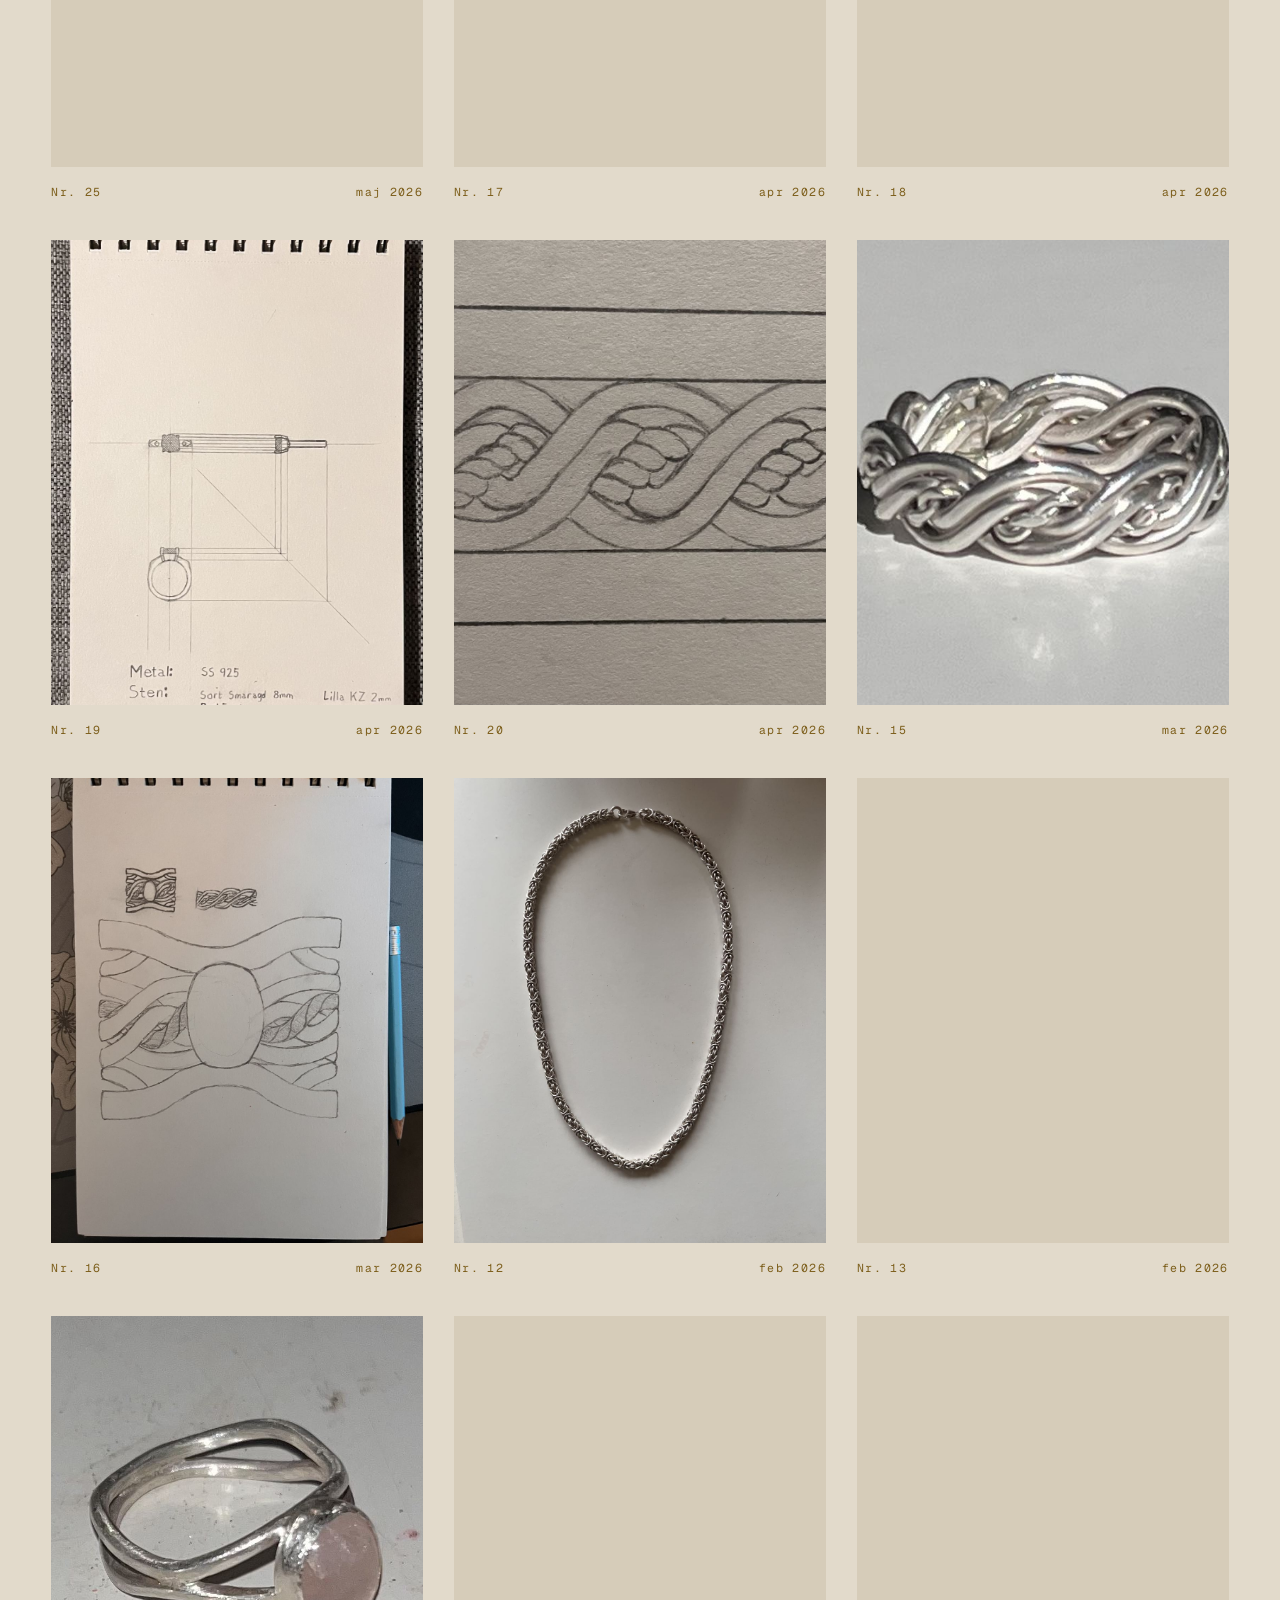
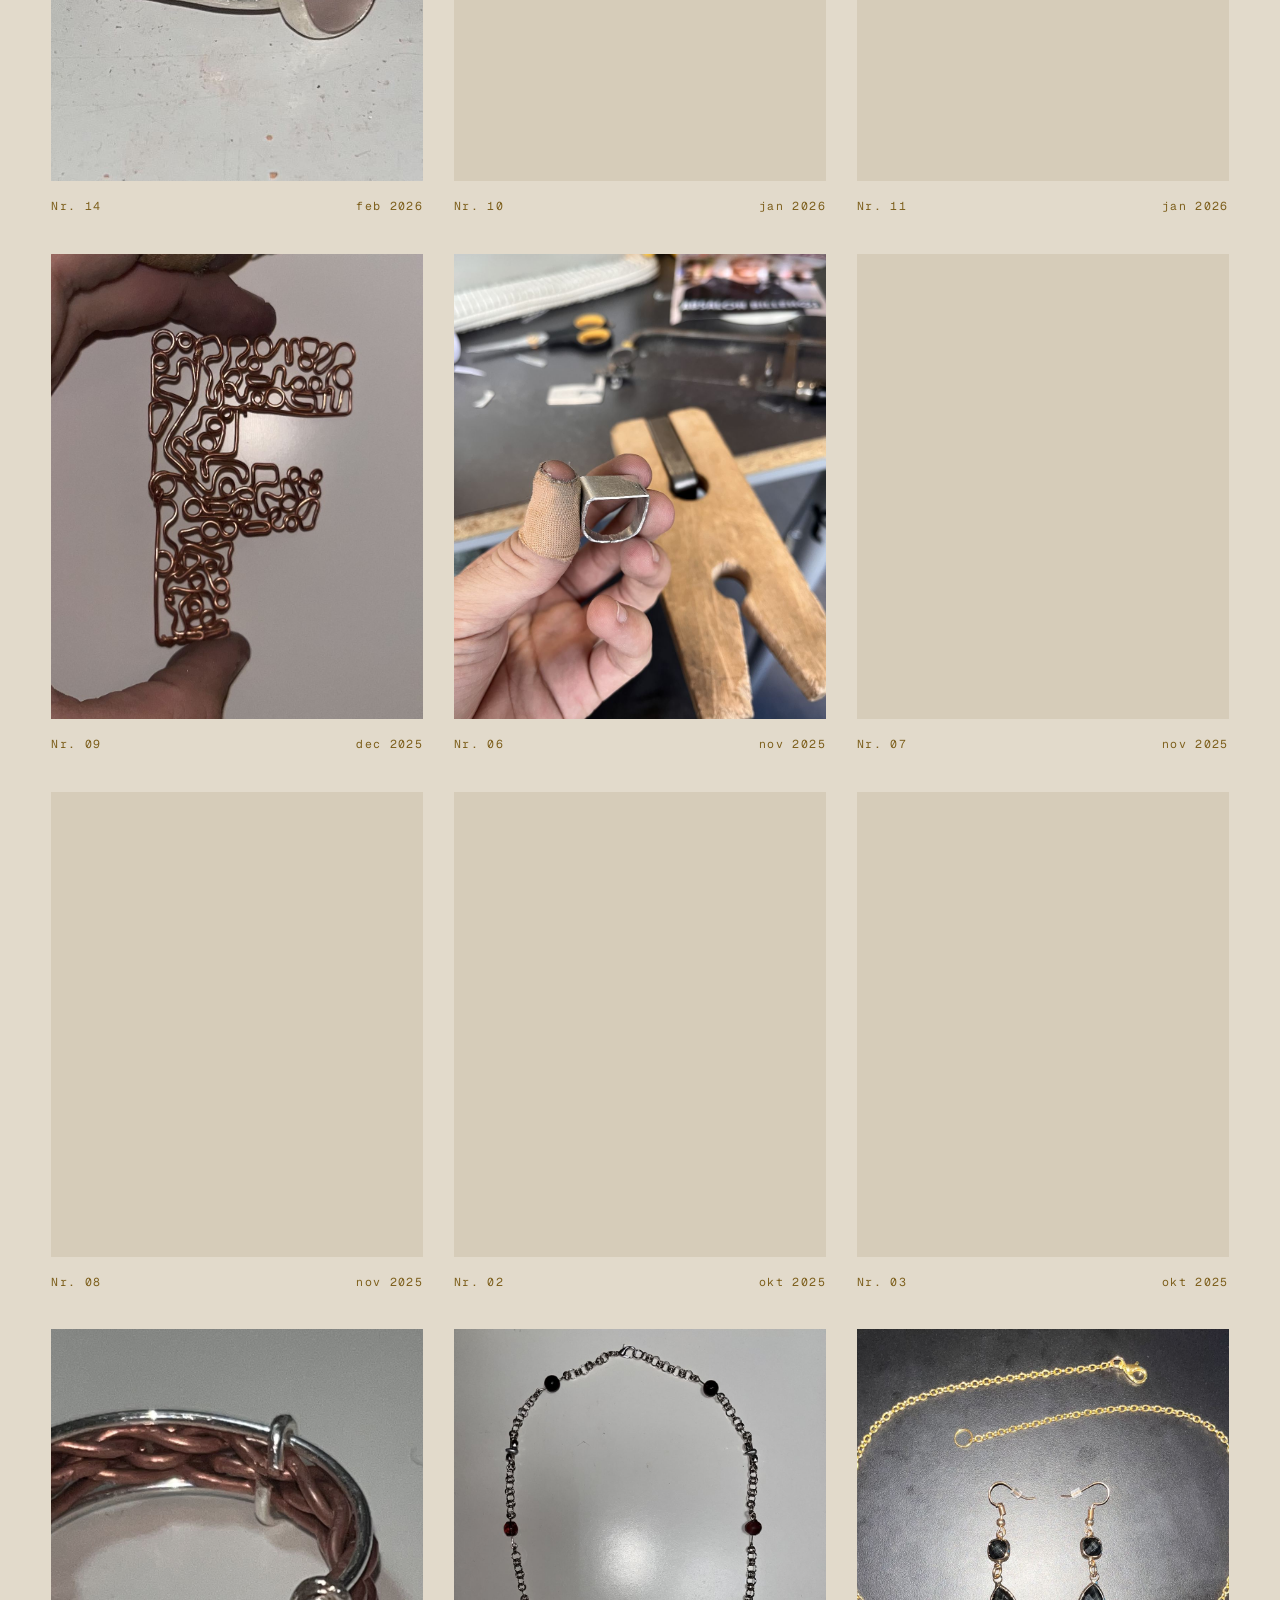
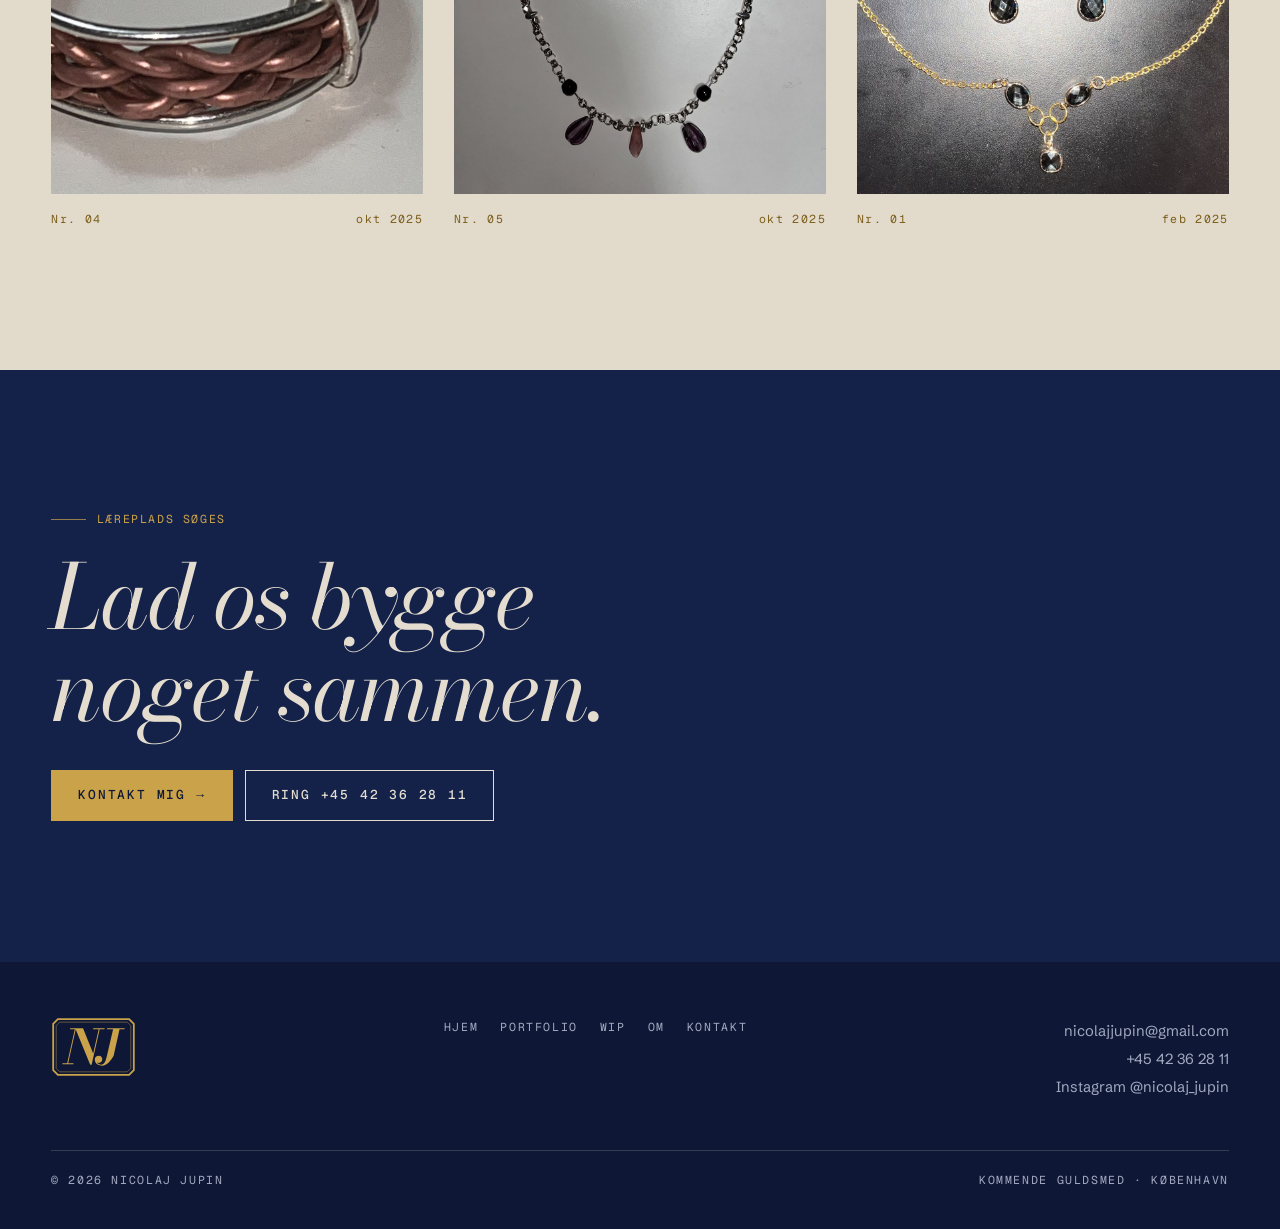
<file: portfolio/index.html>
<!doctype html>
<html lang="da" data-root="../">
<head>
<meta charset="utf-8">
<meta name="viewport" content="width=device-width, initial-scale=1">
<title>Portfolio · Nicolaj Jupin, kommende guldsmed</title>
<meta name="description" content="Alle færdige stykker af kommende guldsmed Nicolaj Jupin: ringe, halskæder, vedhæng, øvelser og tegninger — sorteret efter dato.">
<meta name="theme-color" content="#14224A">
<meta property="og:type" content="website">
<meta property="og:locale" content="da_DK">
<meta property="og:site_name" content="Nicolaj Jupin — Guldsmed">
<meta property="og:title" content="Portfolio · Nicolaj Jupin, kommende guldsmed">
<meta property="og:description" content="Alle færdige stykker af kommende guldsmed Nicolaj Jupin: ringe, halskæder, vedhæng, øvelser og tegninger — sorteret efter dato.">
<meta property="og:image" content="https://nicolaj-jupin.dk/assets/img/og.png">
<meta property="og:image:width" content="1200">
<meta property="og:image:height" content="630">
<meta property="og:url" content="https://nicolaj-jupin.dk/portfolio/">
<link rel="canonical" href="https://nicolaj-jupin.dk/portfolio/">
<meta name="twitter:card" content="summary_large_image">
<link rel="icon" href="../assets/img/favicon.svg" type="image/svg+xml">
<link rel="apple-touch-icon" href="../assets/img/apple-touch-icon.png">
<link rel="preload" href="../assets/fonts/BodoniModa-italic.woff2" as="font" type="font/woff2" crossorigin>
<link rel="preload" href="../assets/fonts/SchibstedGrotesk-normal.woff2" as="font" type="font/woff2" crossorigin>
<link rel="stylesheet" href="../assets/css/style.css">
</head>
<body>
<a class="skip" href="#main">Spring til indhold</a>
<header class="site-header">
  <div class="wrap">
    <a class="brand" href="../" aria-label="Nicolaj Jupin — forside">
      <span class="mark brand-mark" aria-hidden="true"></span>
      <span class="brand-name">Nicolaj Jupin</span>
    </a>
    <button class="nav-toggle" type="button" aria-expanded="false" aria-controls="nav" aria-label="Menu"><span></span><span></span></button>
    <nav class="nav" id="nav" aria-label="Hovedmenu">
      <a href="../">Hjem</a>
      <a href="../portfolio/" aria-current="page">Portfolio</a>
      <a href="../wip/">WIP</a>
      <a href="../om/">Om</a>
      <a class="nav-cta" href="../kontakt/">Kontakt</a>
    </nav>
  </div>
</header>
<main id="main">

<section class="page-head">
  <div class="wrap">
    <p class="eyebrow">Portfolio</p>
    <h1>Hvert stykke, <br>stemplet og dateret.</h1>
    <p class="lede">Vælg en kategori, eller sortér fra ældste til nyeste for at se udviklingen fra første stykke til i dag.</p>
  </div>
</section>
<section style="padding-bottom:clamp(72px,11vw,150px)">
  <div class="wrap">
    <div class="controls">
      <div class="chips" id="chips" role="group" aria-label="Filtrér efter kategori"></div>
      <div class="sort spec">
        <span id="count" aria-live="polite"></span>
        <label class="visually-hidden" for="sort">Sortér</label>
        <select id="sort"><option value="nyeste">Nyeste først</option><option value="aeldste">Ældste først — se udviklingen</option></select>
      </div>
    </div>
    <p class="timeline-note spec">Nr. 01 er det første stykke. Læs rækken som en tidslinje.</p>
    <div class="grid" id="portfolio-grid"></div>
  </div>
</section>

<section class="section on-ink cta-band">
  <div class="wrap">
    <p class="eyebrow">Læreplads søges</p>
    <h2 class="reveal">Lad os bygge noget sammen.</h2>
    <div class="row reveal">
      <a class="btn btn--gold" href="../kontakt/">Kontakt mig <span class="arr">→</span></a>
      <a class="btn btn--ghost" href="tel:+4542362811">Ring +45 42 36 28 11</a>
    </div>
  </div>
</section>
</main>
<dialog class="piece" id="piece-dialog" aria-label="Stykke"></dialog>
<footer class="site-footer">
  <div class="wrap">
    <div class="foot-grid">
      <a href="../" aria-label="Forside"><span class="mark foot-mark" aria-hidden="true"></span></a>
      <nav class="foot-nav spec" aria-label="Sidefod">
        <a href="../">Hjem</a><a href="../portfolio/">Portfolio</a><a href="../wip/">WIP</a><a href="../om/">Om</a><a href="../kontakt/">Kontakt</a>
      </nav>
      <div class="foot-contact">
        <a href="mailto:nicolajjupin@gmail.com">nicolajjupin@gmail.com</a><br>
        <a href="tel:+4542362811">+45 42 36 28 11</a><br>
        <a href="https://www.instagram.com/nicolaj_jupin/" rel="me noopener" target="_blank">Instagram @nicolaj_jupin</a>
      </div>
    </div>
    <div class="foot-base spec">
      <span>© <span id="year">2026</span> Nicolaj Jupin</span>
      <span>Kommende guldsmed · København</span>
    </div>
  </div>
</footer>
<script src="../assets/js/data.js"></script>
<script src="../assets/js/main.js"></script>
</body>
</html>
</file>
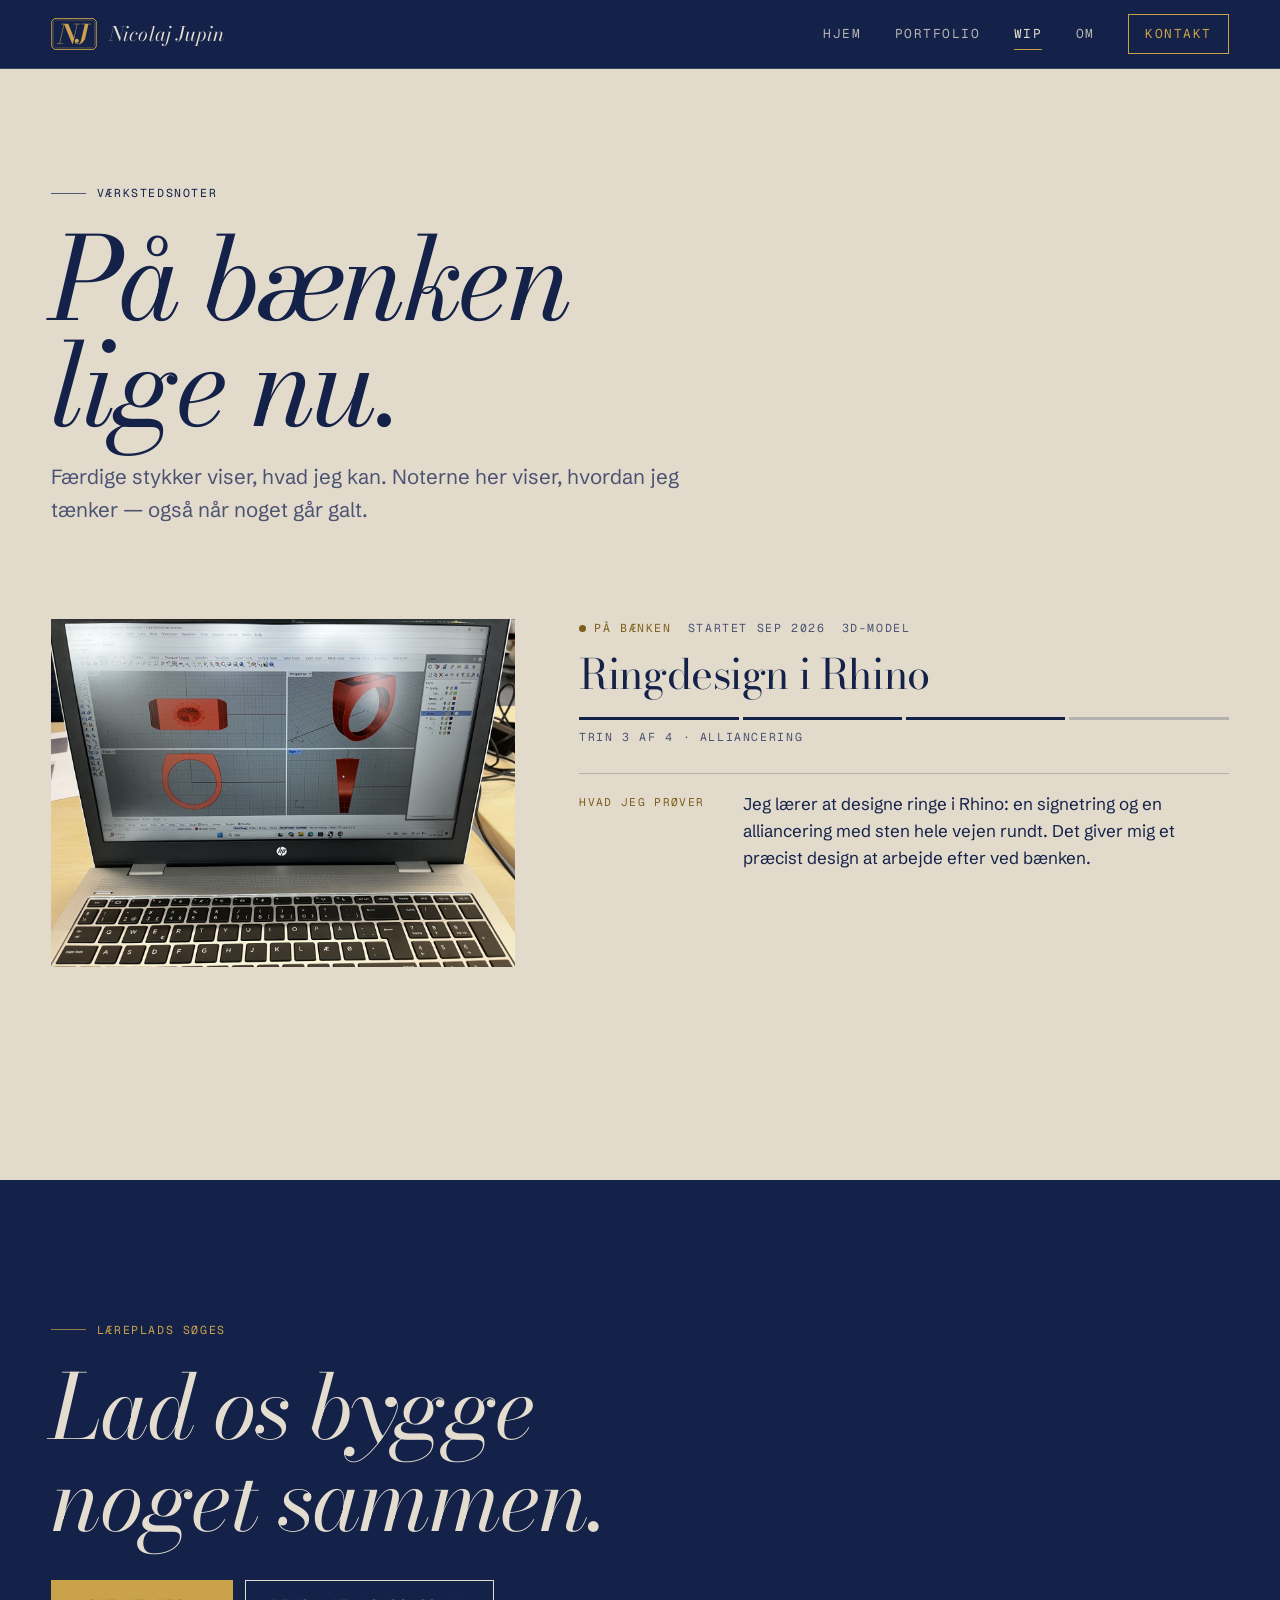
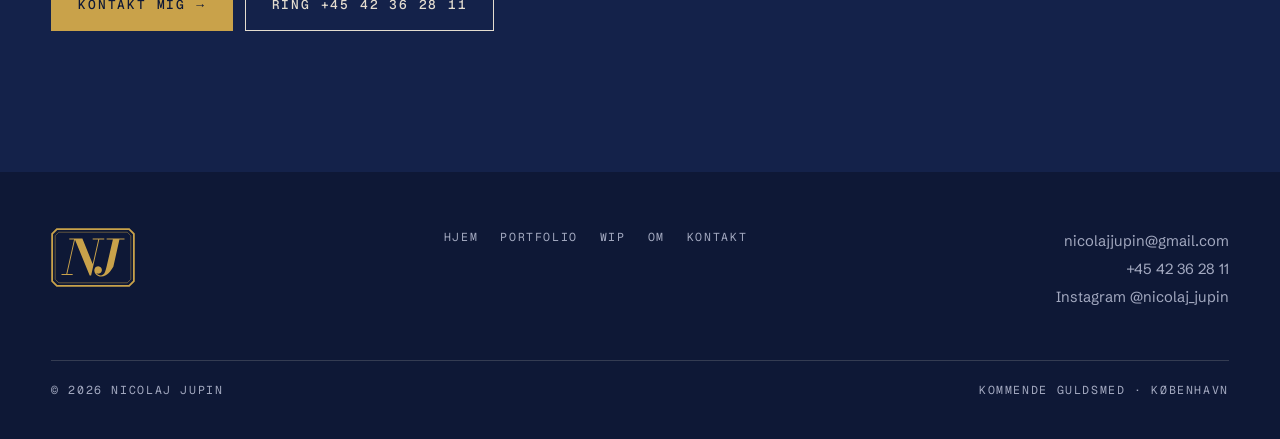
<file: wip/index.html>
<!doctype html>
<html lang="da" data-root="../">
<head>
<meta charset="utf-8">
<meta name="viewport" content="width=device-width, initial-scale=1">
<title>WIP · Nicolaj Jupin, kommende guldsmed</title>
<meta name="description" content="Igangværende projekter fra Nicolaj Jupins værksted: hvad han prøver, hvad der gik galt, og hvad der er næste skridt.">
<meta name="theme-color" content="#14224A">
<meta property="og:type" content="website">
<meta property="og:locale" content="da_DK">
<meta property="og:site_name" content="Nicolaj Jupin — Guldsmed">
<meta property="og:title" content="WIP · Nicolaj Jupin, kommende guldsmed">
<meta property="og:description" content="Igangværende projekter fra Nicolaj Jupins værksted: hvad han prøver, hvad der gik galt, og hvad der er næste skridt.">
<meta property="og:image" content="https://nicolaj-jupin.dk/assets/img/og.png">
<meta property="og:image:width" content="1200">
<meta property="og:image:height" content="630">
<meta property="og:url" content="https://nicolaj-jupin.dk/wip/">
<link rel="canonical" href="https://nicolaj-jupin.dk/wip/">
<meta name="twitter:card" content="summary_large_image">
<link rel="icon" href="../assets/img/favicon.svg" type="image/svg+xml">
<link rel="apple-touch-icon" href="../assets/img/apple-touch-icon.png">
<link rel="preload" href="../assets/fonts/BodoniModa-italic.woff2" as="font" type="font/woff2" crossorigin>
<link rel="preload" href="../assets/fonts/SchibstedGrotesk-normal.woff2" as="font" type="font/woff2" crossorigin>
<link rel="stylesheet" href="../assets/css/style.css">
</head>
<body>
<a class="skip" href="#main">Spring til indhold</a>
<header class="site-header">
  <div class="wrap">
    <a class="brand" href="../" aria-label="Nicolaj Jupin — forside">
      <span class="mark brand-mark" aria-hidden="true"></span>
      <span class="brand-name">Nicolaj Jupin</span>
    </a>
    <button class="nav-toggle" type="button" aria-expanded="false" aria-controls="nav" aria-label="Menu"><span></span><span></span></button>
    <nav class="nav" id="nav" aria-label="Hovedmenu">
      <a href="../">Hjem</a>
      <a href="../portfolio/">Portfolio</a>
      <a href="../wip/" aria-current="page">WIP</a>
      <a href="../om/">Om</a>
      <a class="nav-cta" href="../kontakt/">Kontakt</a>
    </nav>
  </div>
</header>
<main id="main">

<section class="page-head">
  <div class="wrap">
    <p class="eyebrow">Værkstedsnoter</p>
    <h1>På bænken <br>lige nu.</h1>
    <p class="lede">Færdige stykker viser, hvad jeg kan. Noterne her viser, hvordan jeg tænker — også når noget går galt.</p>
  </div>
</section>
<section style="padding-bottom:clamp(72px,11vw,150px)">
  <div class="wrap"><div id="wip"></div></div>
</section>

<section class="section on-ink cta-band">
  <div class="wrap">
    <p class="eyebrow">Læreplads søges</p>
    <h2 class="reveal">Lad os bygge noget sammen.</h2>
    <div class="row reveal">
      <a class="btn btn--gold" href="../kontakt/">Kontakt mig <span class="arr">→</span></a>
      <a class="btn btn--ghost" href="tel:+4542362811">Ring +45 42 36 28 11</a>
    </div>
  </div>
</section>
</main>
<footer class="site-footer">
  <div class="wrap">
    <div class="foot-grid">
      <a href="../" aria-label="Forside"><span class="mark foot-mark" aria-hidden="true"></span></a>
      <nav class="foot-nav spec" aria-label="Sidefod">
        <a href="../">Hjem</a><a href="../portfolio/">Portfolio</a><a href="../wip/">WIP</a><a href="../om/">Om</a><a href="../kontakt/">Kontakt</a>
      </nav>
      <div class="foot-contact">
        <a href="mailto:nicolajjupin@gmail.com">nicolajjupin@gmail.com</a><br>
        <a href="tel:+4542362811">+45 42 36 28 11</a><br>
        <a href="https://www.instagram.com/nicolaj_jupin/" rel="me noopener" target="_blank">Instagram @nicolaj_jupin</a>
      </div>
    </div>
    <div class="foot-base spec">
      <span>© <span id="year">2026</span> Nicolaj Jupin</span>
      <span>Kommende guldsmed · København</span>
    </div>
  </div>
</footer>
<script src="../assets/js/data.js"></script>
<script src="../assets/js/main.js"></script>
</body>
</html>
</file>
<file: assets/css/style.css>
/* Nicolaj Jupin — "The Hallmark"
   Ink blue dominates, linen is the paper, gold is rare and only for what matters. */

@font-face { font-family: "Bodoni Moda"; font-style: normal; font-weight: 400 700; font-display: swap;
  src: url("../fonts/BodoniModa-normal.woff2") format("woff2"); }
@font-face { font-family: "Bodoni Moda"; font-style: italic; font-weight: 400 700; font-display: swap;
  src: url("../fonts/BodoniModa-italic.woff2") format("woff2"); }
@font-face { font-family: "Schibsted Grotesk"; font-style: normal; font-weight: 400 700; font-display: swap;
  src: url("../fonts/SchibstedGrotesk-normal.woff2") format("woff2"); }
@font-face { font-family: "Geist Mono"; font-style: normal; font-weight: 400 500; font-display: swap;
  src: url("../fonts/GeistMono-normal.woff2") format("woff2"); }

:root {
  --ink: #14224a;
  --ink-deep: #0e1836;
  --ink-soft: #24345f;
  --linen: #e2dacb;          /* muted cream: warm, low-glare paper */
  --linen-2: #d6ccb9;
  --linen-text: #e4ddcf;     /* cream used as text on blue */
  --gold: #c9a24a;
  --gold-deep: #7d5f1c;      /* gold for small marks on linen */
  --muted: #4b5373;
  --muted-on-ink: #a3a9c0;
  --rule: rgba(20, 34, 74, .22);
  --rule-on-ink: rgba(228, 221, 207, .18);

  --display: "Bodoni Moda", "Didot", "Bodoni 72", Georgia, serif;
  --text: "Schibsted Grotesk", "Helvetica Neue", sans-serif;
  --mono: "Geist Mono", ui-monospace, "SFMono-Regular", Menlo, monospace;

  --gutter: clamp(16px, 4vw, 56px);
  --max: 1320px;
  --ease: cubic-bezier(.2, .7, .1, 1);
}

*, *::before, *::after { box-sizing: border-box; }
html { -webkit-text-size-adjust: 100%; scroll-behavior: smooth; }
body {
  margin: 0;
  background: var(--linen);
  color: var(--ink);
  font: 400 1.0625rem/1.6 var(--text);
  -webkit-font-smoothing: antialiased;
  text-rendering: optimizeLegibility;
}
img { max-width: 100%; display: block; }
a { color: inherit; }
::selection { background: var(--gold); color: var(--ink-deep); }
:focus-visible { outline: 2px solid var(--gold); outline-offset: 3px; }

.skip { position: absolute; left: -999px; top: 8px; background: var(--gold); color: var(--ink-deep); padding: 8px 14px; z-index: 100; }
.skip:focus { left: 8px; }

.wrap { width: 100%; max-width: var(--max); margin: 0 auto; padding: 0 var(--gutter); }

/* ---------- type ---------- */
.eyebrow, .spec, .mono {
  font-family: var(--mono);
  font-size: .72rem;
  letter-spacing: .14em;
  text-transform: uppercase;
  font-weight: 400;
}
.eyebrow { display: flex; align-items: center; gap: .9em; margin: 0 0 1.4rem; }
.eyebrow::before { content: ""; width: 2.2rem; height: 1px; background: currentColor; opacity: .7; }
.on-ink .eyebrow { color: var(--gold); }

h1, h2, h3 { font-family: var(--display); font-weight: 400; margin: 0; line-height: 1.02; letter-spacing: -.01em; }
/* Bodoni's display optical size makes hairlines vanish on screens; a lower opsz keeps them crisp. */
h1, h2, h3, .statement, .ledger .t, .big-link, .brand-name { font-variation-settings: "opsz" 24; }
h2 { font-size: clamp(2.2rem, 5.2vw, 4.2rem); }
h3 { font-size: clamp(1.4rem, 2.2vw, 1.8rem); line-height: 1.15; }
em, .it { font-style: italic; }
.lede { font-size: clamp(1.1rem, 1.6vw, 1.3rem); max-width: 34em; color: var(--muted); }
.on-ink .lede { color: var(--muted-on-ink); }
p { margin: 0 0 1em; }

/* ---------- surfaces ---------- */
.on-ink { background: var(--ink); color: var(--linen-text); }
.on-ink-deep { background: var(--ink-deep); color: var(--linen-text); }
.section { padding: clamp(72px, 11vw, 150px) 0; }
.section--tight { padding: clamp(56px, 7vw, 96px) 0; }

.rule { border: 0; height: 1px; background: var(--rule); margin: 0; }
.on-ink .rule { background: var(--rule-on-ink); }

/* ---------- header ---------- */
.site-header {
  position: sticky; top: 0; z-index: 50;
  background: var(--ink);
  color: var(--linen-text);
  border-bottom: 1px solid var(--rule-on-ink);
}
.site-header .wrap { display: flex; align-items: center; justify-content: space-between; height: 68px; }
.brand { display: flex; align-items: center; gap: 12px; text-decoration: none; }
.mark {
  display: block; aspect-ratio: 3000 / 2100; background: currentColor;
  -webkit-mask: url("../img/mark.svg") center / contain no-repeat; mask: url("../img/mark.svg") center / contain no-repeat;
}
.brand-mark { width: 46px; color: var(--gold); flex: none; }
.brand-name { font-family: var(--display); font-style: italic; font-size: 1.25rem; letter-spacing: .005em; }
.nav { display: flex; align-items: center; gap: clamp(18px, 2.6vw, 38px); }
.nav a {
  text-decoration: none; font-size: .8rem; letter-spacing: .12em; text-transform: uppercase;
  font-family: var(--mono); color: var(--linen-text); opacity: .78; padding: 6px 0; position: relative;
  transition: opacity .2s;
}
.nav a:hover, .nav a[aria-current="page"] { opacity: 1; }
.nav a[aria-current="page"]::after { content: ""; position: absolute; left: 0; right: 0; bottom: 0; height: 1px; background: var(--gold); }
.nav a.nav-cta { opacity: 1; color: var(--gold); border: 1px solid var(--gold); padding: 9px 16px; }
.nav a.nav-cta:hover { background: var(--gold); color: var(--ink-deep); }
.nav a.nav-cta[aria-current="page"]::after { display: none; }
.nav-toggle { display: none; background: none; border: 0; color: var(--linen-text); padding: 10px; margin-right: -10px; cursor: pointer; }
.nav-toggle span { display: block; width: 24px; height: 1px; background: currentColor; margin: 6px 0; transition: transform .3s var(--ease), opacity .2s; }

@media (max-width: 760px) {
  .nav-toggle { display: block; }
  .nav {
    position: fixed; inset: 68px 0 auto 0; flex-direction: column; align-items: stretch; gap: 0;
    background: var(--ink); padding: 8px var(--gutter) 28px; border-bottom: 1px solid var(--rule-on-ink);
    transform: translateY(-8px); opacity: 0; visibility: hidden; transition: all .25s var(--ease);
  }
  .nav a { padding: 18px 0; border-bottom: 1px solid var(--rule-on-ink); font-size: .85rem; }
  .nav a[aria-current="page"]::after { display: none; }
  .nav a[aria-current="page"] { color: var(--gold); }
  .nav a.nav-cta { margin-top: 20px; text-align: center; }
  .menu-open .nav { transform: none; opacity: 1; visibility: visible; }
  .menu-open .nav-toggle span:first-child { transform: translateY(3.5px) rotate(45deg); }
  .menu-open .nav-toggle span:last-child { transform: translateY(-3.5px) rotate(-45deg); }
}

/* ---------- buttons ---------- */
.btn {
  display: inline-flex; align-items: center; gap: .8em; text-decoration: none; cursor: pointer;
  font: 500 .8rem/1 var(--mono); letter-spacing: .14em; text-transform: uppercase;
  padding: 18px 26px; border: 1px solid currentColor; background: none; color: inherit;
  transition: background .25s, color .25s, border-color .25s;
}
.btn .arr { transition: transform .3s var(--ease); }
.btn:hover .arr { transform: translateX(4px); }
.btn--gold { background: var(--gold); border-color: var(--gold); color: var(--ink-deep); }
.btn--gold:hover { background: var(--linen-text); border-color: var(--linen-text); }
.btn--ghost:hover { background: var(--linen-text); color: var(--ink); border-color: var(--linen-text); }
.on-linen .btn--ghost:hover, .btn--ink:hover { background: var(--ink); color: var(--linen-text); border-color: var(--ink); }
.link-arrow { font: 500 .78rem/1 var(--mono); letter-spacing: .14em; text-transform: uppercase; text-decoration: none; display: inline-flex; gap: .7em; padding: 6px 0; border-bottom: 1px solid currentColor; }
.link-arrow:hover { color: var(--gold-deep); }
.on-ink .link-arrow:hover { color: var(--gold); }

/* ---------- hero ---------- */
.hero { position: relative; overflow: hidden; padding: clamp(56px, 9vw, 120px) 0 clamp(64px, 9vw, 120px); }
.hero-grid { display: grid; grid-template-columns: 1.25fr 1fr; gap: clamp(32px, 6vw, 96px); align-items: end; }
.hero-name {
  font-family: var(--display); font-style: italic; font-weight: 400;
  font-size: clamp(3.6rem, 16vw, 10.5rem); line-height: .86; letter-spacing: -.035em;
  margin: 0 0 .35em; font-variation-settings: "opsz" 12;
}
.hero-name span { display: block; }
.hero-name span:last-child { padding-left: .55em; }
.hero-line { font-size: clamp(1.15rem, 1.9vw, 1.45rem); max-width: 26em; color: var(--linen-text); margin-bottom: 2.2rem; }
.hero-line strong { font-weight: 500; color: #fff; }
.hero-actions { display: flex; flex-wrap: wrap; gap: 12px; }
.hero-figure { margin: 0; }
.hero-figure .frame { aspect-ratio: 4 / 5; }
.hero-figure figcaption { margin-top: 14px; color: var(--muted-on-ink); display: flex; justify-content: space-between; gap: 12px; }
.hero::after { /* engraved hairline under the whole hero */
  content: ""; position: absolute; left: var(--gutter); right: var(--gutter); bottom: 0; height: 1px;
  background: linear-gradient(90deg, var(--gold), transparent 70%); opacity: .6;
}
@media (max-width: 860px) {
  .hero-grid { grid-template-columns: 1fr; }
  .hero-figure { max-width: 440px; }
}

/* ---------- photo frames & placeholders ---------- */
.frame {
  position: relative; overflow: hidden; background: var(--linen-2);
  aspect-ratio: 1 / 1;
}
.frame img { width: 100%; height: 100%; object-fit: cover; transition: transform .8s var(--ease); }
.on-ink .frame { background: var(--ink-soft); }
.ph-photo {
  position: absolute; inset: 0; display: grid; place-items: center; text-align: center;
  background:
    radial-gradient(120% 90% at 30% 20%, rgba(255,255,255,.35), transparent 60%),
    repeating-linear-gradient(135deg, transparent 0 14px, rgba(20,34,74,.045) 14px 15px),
    var(--linen-2);
  color: var(--ink);
}
.on-ink .ph-photo, .ph-photo--ink {
  background:
    radial-gradient(120% 90% at 30% 20%, rgba(201,162,74,.16), transparent 60%),
    repeating-linear-gradient(135deg, transparent 0 14px, rgba(228,221,207,.05) 14px 15px),
    var(--ink-soft);
  color: var(--linen-text);
}
.ph-photo .mark { width: 34%; max-width: 130px; opacity: .3; margin: 0 auto 14px; }
.ph-photo .spec { opacity: .6; }

/* clearly visible marker for placeholder content that still needs real copy/photos */
.ph-tag {
  display: inline-block; font: 500 .62rem/1 var(--mono); letter-spacing: .14em; text-transform: uppercase;
  padding: 5px 7px; border: 1px dashed currentColor; color: var(--gold-deep); vertical-align: middle;
}
.on-ink .ph-tag { color: var(--gold); }
.frame .ph-tag { position: absolute; top: 12px; left: 12px; background: var(--linen); z-index: 1; }
.on-ink .frame .ph-tag { background: var(--ink); }

/* ---------- statement ---------- */
.statement {
  font-family: var(--display); font-weight: 400; font-size: clamp(1.9rem, 4.6vw, 3.9rem);
  line-height: 1.08; letter-spacing: -.015em; max-width: 19ch; margin: 0;
}
.statement em { color: var(--gold-deep); }
.pillars { display: grid; grid-template-columns: repeat(3, 1fr); gap: 0; margin-top: clamp(48px, 7vw, 88px); border-top: 1px solid var(--rule); }
.pillar { padding: 28px 28px 0 0; }
.pillar + .pillar { padding-left: 28px; border-left: 1px solid var(--rule); }
.pillar .spec { color: var(--gold-deep); display: block; margin-bottom: 14px; }
.pillar h3 { margin-bottom: 10px; }
.pillar p { color: var(--muted); margin: 0; font-size: 1rem; }
@media (max-width: 760px) {
  .pillars { grid-template-columns: 1fr; }
  .pillar, .pillar + .pillar { padding: 24px 0; border-left: 0; border-bottom: 1px solid var(--rule); }
}

/* ---------- section heads ---------- */
.sec-head { display: flex; justify-content: space-between; align-items: end; gap: 24px; margin-bottom: clamp(32px, 5vw, 56px); flex-wrap: wrap; }
.sec-head h2 { max-width: 14ch; }

/* ---------- piece cards ---------- */
.grid { display: grid; grid-template-columns: repeat(3, 1fr); gap: clamp(20px, 3vw, 40px) clamp(16px, 2.4vw, 32px); }
@media (max-width: 960px) { .grid { grid-template-columns: repeat(2, 1fr); } }
@media (max-width: 560px) { .grid { grid-template-columns: 1fr; } }

.card { display: block; text-decoration: none; color: inherit; background: none; border: 0; padding: 0; text-align: left; font: inherit; cursor: pointer; width: 100%; }
.card .frame { aspect-ratio: 4 / 5; }
.card:hover .frame img { transform: scale(1.035); }
.card-meta { display: flex; justify-content: space-between; align-items: baseline; gap: 12px; margin-top: 16px; }
.card-no { font-family: var(--mono); font-size: .72rem; letter-spacing: .12em; color: var(--gold-deep); }
.on-ink .card-no { color: var(--gold); }
.card h3 { font-size: 1.55rem; margin: 6px 0 8px; transition: color .2s; }
.card:hover h3 { font-style: italic; }
.card .spec { color: var(--muted); line-height: 1.7; }
.on-ink .card .spec { color: var(--muted-on-ink); }

/* ---------- skills ledger ---------- */
.ledger { list-style: none; margin: 0; padding: 0; border-top: 1px solid var(--rule-on-ink); counter-reset: led; }
.ledger li { counter-increment: led; }
.ledger .row {
  display: grid; grid-template-columns: 3.2rem minmax(0, 1fr) minmax(0, 1.1fr); align-items: baseline; gap: 20px;
  padding: 22px 0; border-bottom: 1px solid var(--rule-on-ink);
}
.ledger .row::before { content: counter(led, decimal-leading-zero); font-family: var(--mono); font-size: .72rem; letter-spacing: .1em; color: var(--gold); }
.ledger .t { font-family: var(--display); font-size: clamp(1.5rem, 3vw, 2.4rem); line-height: 1.1; }
.ledger .d { color: var(--muted-on-ink); font-size: .95rem; max-width: 28em; }
@media (max-width: 760px) {
  .ledger .row { grid-template-columns: 2.4rem minmax(0, 1fr); row-gap: 6px; padding: 18px 0; }
  .ledger .d { grid-column: 2; }
}

/* ---------- WIP ---------- */
.wip { display: grid; grid-template-columns: minmax(0, 5fr) minmax(0, 7fr); gap: clamp(28px, 5vw, 72px); padding: clamp(40px, 6vw, 72px) 0; border-top: 1px solid var(--rule); }
.wip:first-child { border-top: 0; padding-top: 0; }
.wip .frame { aspect-ratio: 4 / 3; }
.wip-status { display: flex; gap: 16px; flex-wrap: wrap; margin-bottom: 14px; color: var(--muted); }
.wip-status .live { color: var(--gold-deep); display: inline-flex; align-items: center; gap: 8px; }
.wip-status .live::before { content: ""; width: 7px; height: 7px; border-radius: 50%; background: currentColor; animation: pulse 2.4s infinite; }
@keyframes pulse { 50% { opacity: .25; } }
.wip h3 { font-size: clamp(1.8rem, 3.4vw, 2.6rem); margin-bottom: 18px; }
.progress { display: grid; grid-template-columns: repeat(var(--steps, 5), 1fr); gap: 4px; margin: 0 0 8px; }
.progress i { height: 3px; background: var(--rule); }
.progress i.on { background: var(--ink); }
.progress-label { color: var(--muted); margin-bottom: 26px; display: block; }
.notes { display: grid; gap: 0; margin: 0; }
.notes > div { display: grid; grid-template-columns: 9rem 1fr; gap: 20px; padding: 16px 0; border-top: 1px solid var(--rule); }
.notes dt { font-family: var(--mono); font-size: .7rem; letter-spacing: .12em; text-transform: uppercase; color: var(--gold-deep); padding-top: 4px; }
.notes dd { margin: 0; }
@media (max-width: 760px) {
  .wip { grid-template-columns: 1fr; }
  .notes > div { grid-template-columns: 1fr; gap: 6px; }
}

/* ---------- page head (inner pages) ---------- */
.page-head { padding: clamp(56px, 9vw, 120px) 0 clamp(40px, 6vw, 72px); }
.page-head h1 { font-size: clamp(3rem, 9vw, 7.5rem); font-style: italic; letter-spacing: -.03em; line-height: .92; margin-bottom: 24px; font-variation-settings: "opsz" 12; }

/* ---------- portfolio controls ---------- */
.controls { display: flex; justify-content: space-between; align-items: center; gap: 20px; flex-wrap: wrap; padding: 20px 0; border-top: 1px solid var(--rule); border-bottom: 1px solid var(--rule); margin-bottom: clamp(32px, 5vw, 56px); position: sticky; top: 68px; background: var(--linen); z-index: 10; }
.chips { display: flex; gap: 8px; flex-wrap: wrap; }
.chip {
  font: 400 .72rem/1 var(--mono); letter-spacing: .1em; text-transform: uppercase; cursor: pointer;
  padding: 10px 14px; border: 1px solid var(--rule); background: none; color: var(--ink); transition: all .2s;
}
.chip:hover { border-color: var(--ink); }
.chip[aria-pressed="true"] { background: var(--ink); color: var(--linen-text); border-color: var(--ink); }
.chip .c { opacity: .55; margin-left: 4px; }
.chip--tech { border-style: dashed; border-color: var(--gold-deep); color: var(--gold-deep); }
.sort { display: flex; align-items: center; gap: 10px; color: var(--muted); }
.sort select { font: 400 .72rem/1 var(--mono); letter-spacing: .1em; text-transform: uppercase; background: none; border: 1px solid var(--rule); color: var(--ink); padding: 10px 30px 10px 12px; appearance: none; cursor: pointer;
  background-image: linear-gradient(45deg, transparent 50%, var(--ink) 50%), linear-gradient(135deg, var(--ink) 50%, transparent 50%);
  background-position: calc(100% - 15px) 50%, calc(100% - 10px) 50%; background-size: 5px 5px; background-repeat: no-repeat; }
.count { color: var(--muted); }
@media (max-width: 760px) {
  .controls { position: static; }
  .chips { flex-wrap: nowrap; overflow-x: auto; margin: 0 calc(var(--gutter) * -1); padding: 0 var(--gutter) 4px; scrollbar-width: none; width: calc(100% + var(--gutter) * 2); }
  .chip { flex: none; }
}
.timeline-note { display: none; margin: -24px 0 36px; color: var(--muted); }
.show-progress .timeline-note { display: block; }

/* ---------- piece dialog ---------- */
dialog.piece {
  width: min(1100px, calc(100% - 24px)); max-height: calc(100% - 24px); padding: 0; border: 0;
  background: var(--linen); color: var(--ink); overflow: auto;
}
dialog.piece::backdrop { background: rgba(14, 24, 54, .82); backdrop-filter: blur(3px); }
.piece-inner { display: grid; grid-template-columns: 1.1fr 1fr; }
.piece-media { background: var(--linen-2); }
.piece-media .frame { aspect-ratio: 4 / 5; }
.piece-thumbs { display: flex; flex-wrap: wrap; gap: 6px; padding: 6px; }
.piece-media .frame img { object-fit: contain; }
.piece-thumbs button { width: 64px; aspect-ratio: 1; padding: 0; border: 1px solid transparent; background: none; cursor: pointer; }
.piece-thumbs button[aria-current="true"] { border-color: var(--ink); }
.piece-thumbs img { width: 100%; height: 100%; object-fit: cover; }
.piece-body { padding: clamp(28px, 4vw, 52px); position: relative; }
.piece-body h2 { font-size: clamp(2.2rem, 4vw, 3.2rem); margin: 10px 0 20px; }
.piece-close { position: absolute; top: 14px; right: 14px; width: 44px; height: 44px; border: 1px solid var(--rule); background: var(--linen); cursor: pointer; font-size: 1.3rem; color: var(--ink); }
.piece-close:hover { background: var(--ink); color: var(--linen-text); }
.spec-table { width: 100%; border-collapse: collapse; margin: 24px 0; }
.spec-table th, .spec-table td { text-align: left; padding: 11px 0; border-top: 1px solid var(--rule); vertical-align: top; }
.spec-table th { font: 400 .7rem/1.6 var(--mono); letter-spacing: .12em; text-transform: uppercase; color: var(--gold-deep); width: 40%; font-weight: 400; }
@media (max-width: 760px) { .piece-inner { grid-template-columns: 1fr; } }

/* ---------- about ---------- */
.about-grid { display: grid; grid-template-columns: 5fr 7fr; gap: clamp(32px, 6vw, 96px); align-items: start; }
.about-grid .frame { aspect-ratio: 3 / 4; position: sticky; top: 100px; }
.prose { font-size: 1.12rem; max-width: 36em; }
.prose p:first-of-type::first-letter {
  font-family: var(--display); font-style: italic; float: left; font-size: 4.6em; line-height: .8; padding: .06em .1em 0 0; color: var(--gold-deep);
}
.prose h3 { margin: 2.2em 0 .6em; }
.facts { margin: 40px 0 0; border-top: 1px solid var(--rule); }
.facts > div { display: grid; grid-template-columns: 10rem 1fr; gap: 20px; padding: 14px 0; border-bottom: 1px solid var(--rule); }
.facts dt { font: 400 .7rem/1.9 var(--mono); letter-spacing: .12em; text-transform: uppercase; color: var(--gold-deep); }
.facts dd { margin: 0; }
@media (max-width: 860px) {
  .about-grid { grid-template-columns: 1fr; }
  .about-grid .frame { position: static; max-width: 440px; }
}

/* ---------- contact ---------- */
.contact-grid { display: grid; grid-template-columns: 1fr 1fr; gap: clamp(40px, 7vw, 110px); align-items: start; }
.big-link {
  display: inline-block; font-family: var(--display); font-style: italic; font-size: clamp(1.45rem, 3.3vw, 2.6rem);
  line-height: 1.1; text-decoration: none; border-bottom: 1px solid var(--gold); padding-bottom: 6px; overflow-wrap: anywhere;
  transition: color .2s;
}
.big-link:hover { color: var(--gold); }
.channels { margin: 44px 0 0; border-top: 1px solid var(--rule-on-ink); }
.channels > div { display: grid; grid-template-columns: 8.5rem 1fr; gap: 16px; padding: 16px 0; border-bottom: 1px solid var(--rule-on-ink); }
.channels dt { font: 400 .7rem/1.9 var(--mono); letter-spacing: .12em; text-transform: uppercase; color: var(--gold); }
.channels dd { margin: 0; }
.channels a { text-decoration: none; border-bottom: 1px solid var(--rule-on-ink); }
.channels a:hover { border-color: var(--gold); color: var(--gold); }

.form { display: grid; gap: 22px; }
.field label { display: block; font: 400 .7rem/1 var(--mono); letter-spacing: .12em; text-transform: uppercase; color: var(--muted-on-ink); margin-bottom: 10px; }
.field input, .field textarea {
  width: 100%; font: 400 1.05rem/1.4 var(--text); color: var(--linen-text); background: transparent;
  border: 0; border-bottom: 1px solid var(--rule-on-ink); padding: 10px 0 12px; border-radius: 0; transition: border-color .2s;
}
.field textarea { min-height: 140px; resize: vertical; }
.field input:focus, .field textarea:focus { outline: none; border-bottom-color: var(--gold); }
.field input::placeholder, .field textarea::placeholder { color: rgba(228, 221, 207, .35); }
.form-note { color: var(--muted-on-ink); font-size: .9rem; margin: 0; }
@media (max-width: 860px) { .contact-grid { grid-template-columns: 1fr; } }

/* ---------- CTA band ---------- */
.cta-band { text-align: left; }
.cta-band h2 { font-size: clamp(2.6rem, 7vw, 6rem); font-style: italic; max-width: 12ch; margin-bottom: 36px; letter-spacing: -.025em; }
.cta-band .row { display: flex; gap: 12px; flex-wrap: wrap; align-items: center; }

/* ---------- footer ---------- */
.site-footer { background: var(--ink-deep); color: var(--muted-on-ink); padding: 56px 0 40px; font-size: .92rem; }
.foot-grid { display: grid; grid-template-columns: auto 1fr auto; gap: 40px; align-items: start; }
.foot-mark { width: 84px; color: var(--gold); }
.foot-nav { display: flex; gap: 22px; flex-wrap: wrap; justify-content: center; }
.foot-nav a, .foot-contact a { text-decoration: none; }
.foot-nav a:hover, .foot-contact a:hover { color: var(--gold); }
.foot-contact { text-align: right; line-height: 1.9; }
.foot-base { display: flex; justify-content: space-between; gap: 16px; flex-wrap: wrap; margin-top: 48px; padding-top: 20px; border-top: 1px solid var(--rule-on-ink); }
@media (max-width: 760px) {
  .foot-grid { grid-template-columns: 1fr; gap: 28px; }
  .foot-nav { justify-content: flex-start; }
  .foot-contact { text-align: left; }
}

/* ---------- reveal ---------- */
.js .reveal { opacity: 0; transform: translateY(18px); transition: opacity .9s var(--ease), transform .9s var(--ease); }
.js .reveal.in { opacity: 1; transform: none; }
@media (prefers-reduced-motion: reduce) {
  html { scroll-behavior: auto; }
  .js .reveal { opacity: 1; transform: none; transition: none; }
  * { animation: none !important; }
}

.visually-hidden { position: absolute !important; width: 1px; height: 1px; overflow: hidden; clip: rect(0 0 0 0); white-space: nowrap; }
.empty { padding: 60px 0; color: var(--muted); text-align: center; }
</file>
